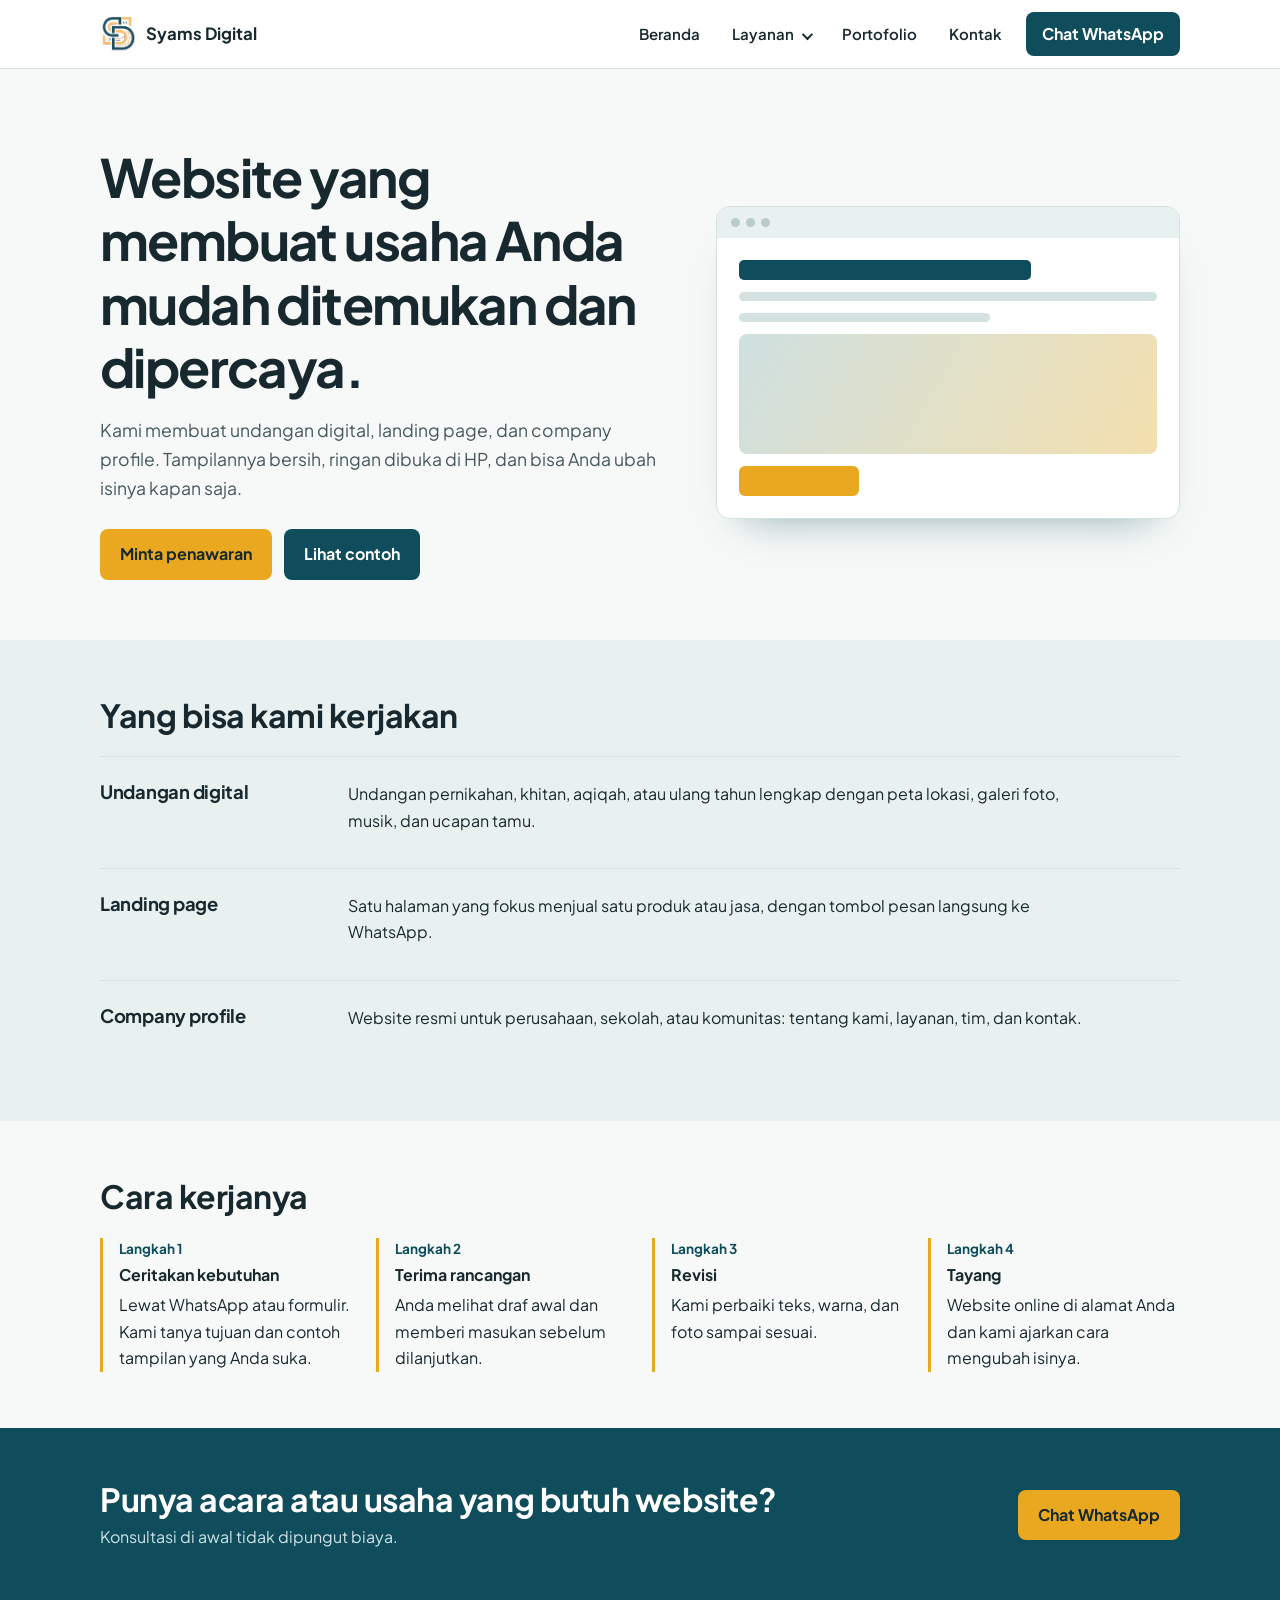
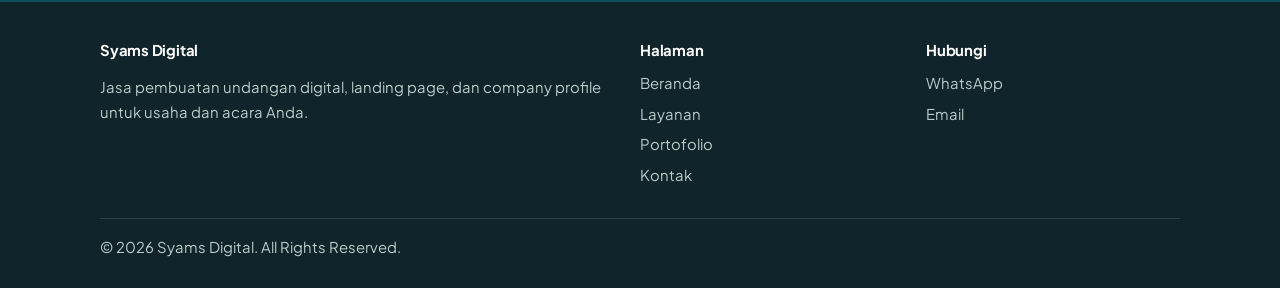
<file: index.html>
<!DOCTYPE html>
<html lang="id">
<head>
  <meta charset="UTF-8">
  <meta http-equiv="refresh" content="0; url=beranda.html">
  <script>window.location.href = "beranda.html";</script>
  <title>Syams Digital</title>
</head>
<body>
</body>
</html>
</file>
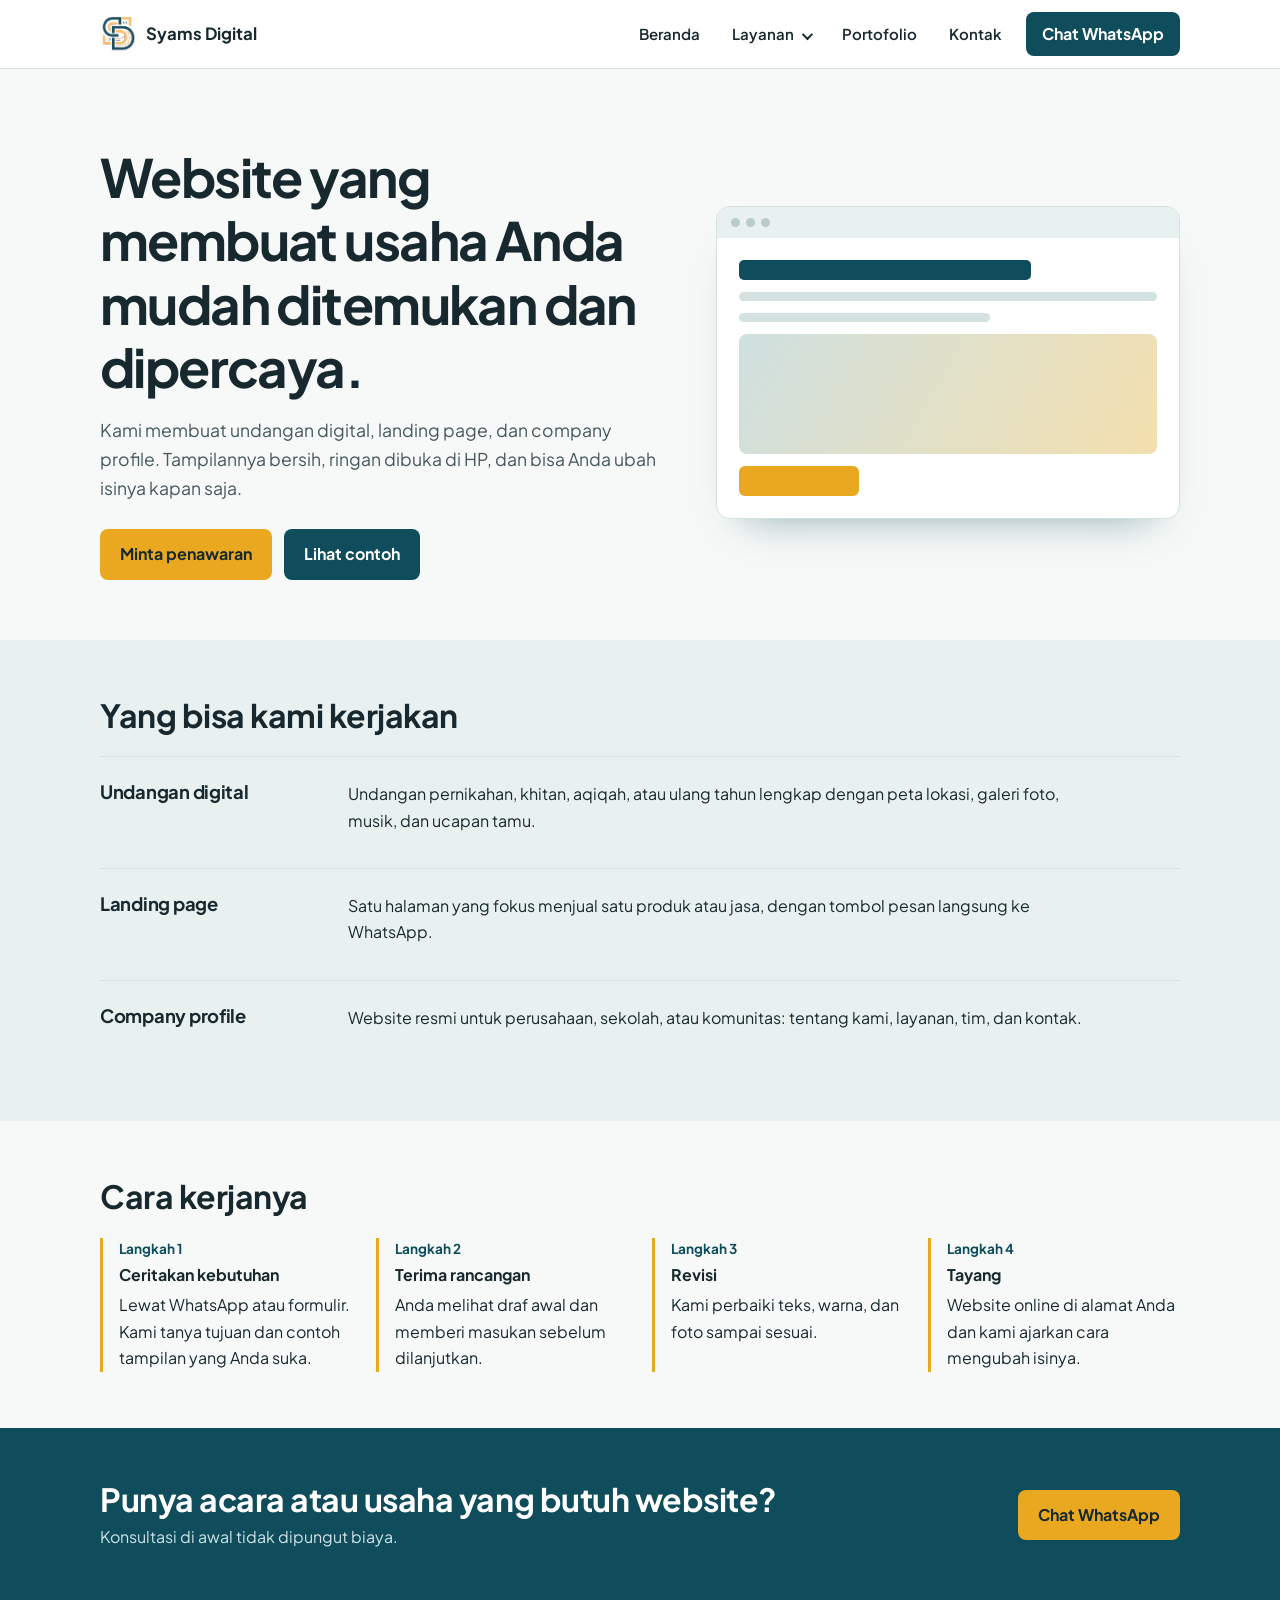
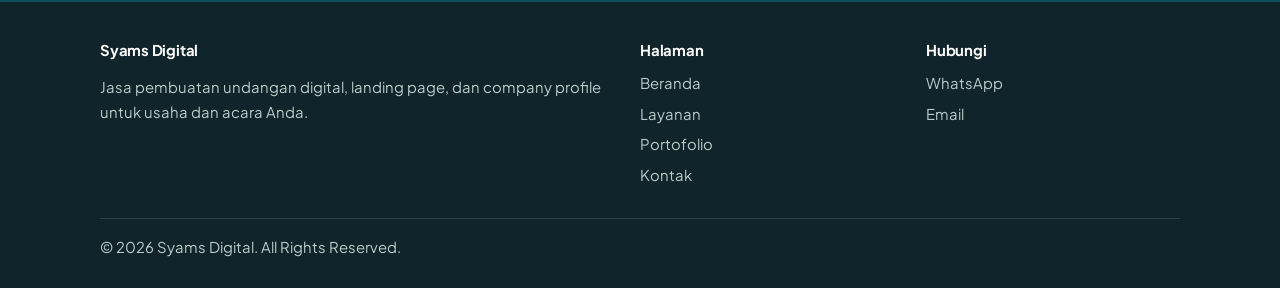
<file: beranda.html>
<!doctype html>
<html lang="id"><head>
<meta charset="utf-8">
<meta name="viewport" content="width=device-width,initial-scale=1">
<title>Syams Digital | Jasa Pembuatan Website, Undangan Digital & Company Profile</title>
<meta name="description" content="Jasa pembuatan undangan digital, landing page, dan company profile yang rapi, cepat dibuka, dan mudah dipakai.">
<link rel="canonical" href="https://syamsdigital.my.id/">
<link rel="preconnect" href="https://fonts.googleapis.com"><link rel="preconnect" href="https://fonts.gstatic.com" crossorigin>
<link href="https://fonts.googleapis.com/css2?family=Plus+Jakarta+Sans:wght@400;500;600;700;800&display=swap" rel="stylesheet">
<link rel="stylesheet" href="style.css">
</head><body>
<div id="hdr"></div>
<main>
<section class="hero"><div class="wrap">
  <div>
    <h1>Website yang membuat usaha Anda mudah ditemukan dan dipercaya.</h1>
    <p class="lead">Kami membuat undangan digital, landing page, dan company profile. Tampilannya bersih, ringan dibuka di HP, dan bisa Anda ubah isinya kapan saja.</p>
    <div class="actions"><a class="btn alt" href="kontak.html">Minta penawaran</a><a class="btn" href="portofolio.html">Lihat contoh</a></div>
  </div>
  <div class="mock" aria-hidden="true"><div class="top"><b></b><b></b><b></b></div>
    <div class="body"><div class="t"></div><div class="l"></div><div class="l s"></div><div class="pic"></div><div class="b"></div></div></div>
</div></section>

<section class="sec tint"><div class="wrap">
  <h2>Yang bisa kami kerjakan</h2>
  <div class="row"><h3>Undangan digital</h3><p>Undangan pernikahan, khitan, aqiqah, atau ulang tahun lengkap dengan peta lokasi, galeri foto, musik, dan ucapan tamu.</p></div>
  <div class="row"><h3>Landing page</h3><p>Satu halaman yang fokus menjual satu produk atau jasa, dengan tombol pesan langsung ke WhatsApp.</p></div>
  <div class="row"><h3>Company profile</h3><p>Website resmi untuk perusahaan, sekolah, atau komunitas: tentang kami, layanan, tim, dan kontak.</p></div>
</div></section>

<section class="sec"><div class="wrap">
  <h2>Cara kerjanya</h2>
  <ol class="steps">
    <li><b>Ceritakan kebutuhan</b>Lewat WhatsApp atau formulir. Kami tanya tujuan dan contoh tampilan yang Anda suka.</li>
    <li><b>Terima rancangan</b>Anda melihat draf awal dan memberi masukan sebelum dilanjutkan.</li>
    <li><b>Revisi</b>Kami perbaiki teks, warna, dan foto sampai sesuai.</li>
    <li><b>Tayang</b>Website online di alamat Anda dan kami ajarkan cara mengubah isinya.</li>
  </ol>
</div></section>

<section class="band"><div class="wrap">
  <div><h2>Punya acara atau usaha yang butuh website?</h2><p>Konsultasi di awal tidak dipungut biaya.</p></div>
  <a class="btn alt" data-wa href="#">Chat WhatsApp</a>
</div></section>
</main>
<div id="ftr"></div>
<script src="script.js" defer></script>
</body></html>
</file>
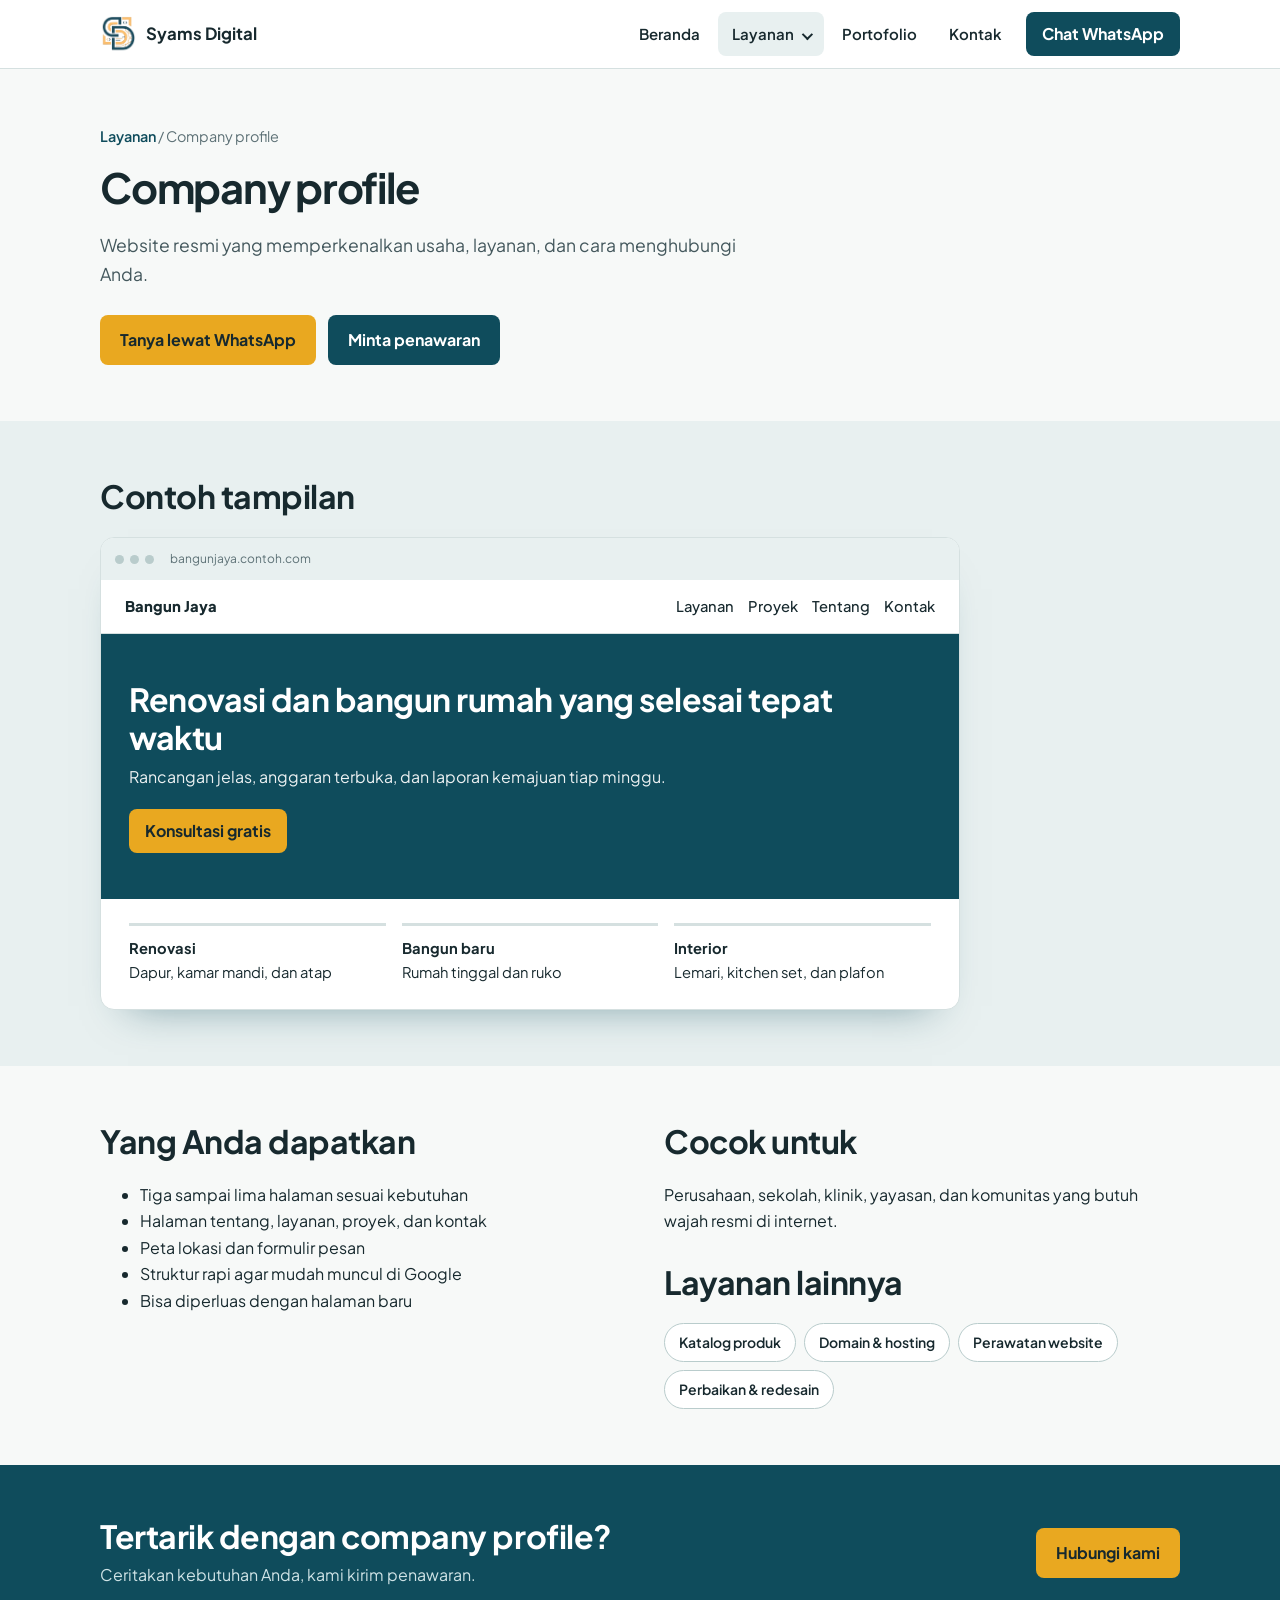
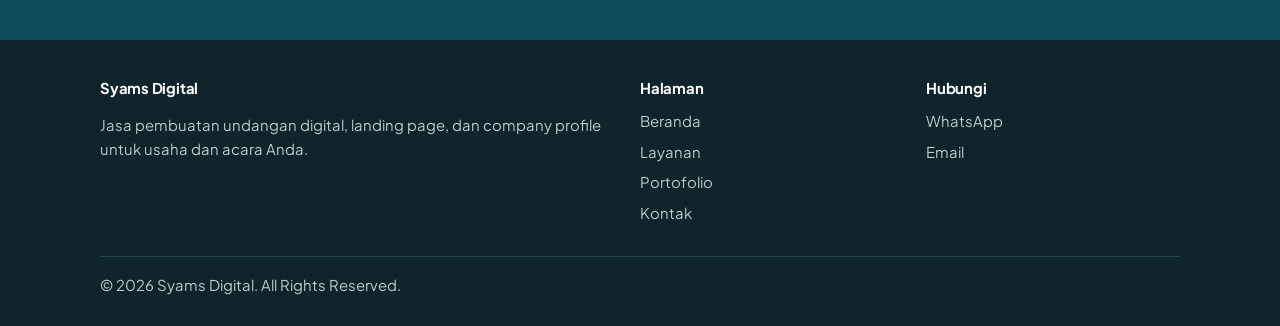
<file: company-profile.html>
<!doctype html>
<html lang="id"><head>
<meta charset="utf-8">
<meta name="viewport" content="width=device-width,initial-scale=1">
<title>Company profile | Syams Digital</title>
<meta name="description" content="Website resmi yang memperkenalkan usaha, layanan, dan cara menghubungi Anda.">
<link rel="canonical" href="https://syamsdigital.my.id/company-profile.html">
<link rel="preconnect" href="https://fonts.googleapis.com"><link rel="preconnect" href="https://fonts.gstatic.com" crossorigin>
<link href="https://fonts.googleapis.com/css2?family=Plus+Jakarta+Sans:wght@400;500;600;700;800&display=swap" rel="stylesheet">
<link rel="stylesheet" href="style.css">
</head><body>
<div id="hdr"></div>
<main>
<section class="sec"><div class="wrap">
  <p class="crumb"><a href="layanan.html">Layanan</a> / Company profile</p>
  <h1 style="font-size:clamp(1.8rem,4vw,2.6rem)">Company profile</h1>
  <p class="lead">Website resmi yang memperkenalkan usaha, layanan, dan cara menghubungi Anda.</p>
  <div class="actions"><a class="btn alt" data-wa href="#">Tanya lewat WhatsApp</a><a class="btn" href="kontak.html">Minta penawaran</a></div>
</div></section>
<section class="sec tint"><div class="wrap"><h2>Contoh tampilan</h2><div class="bfr" style="--a:#0f4c5c"><div class="top"><b></b><b></b><b></b><span class="url">bangunjaya.contoh.com</span></div><div class="mn"><div>Bangun Jaya</div><div><span>Layanan</span><span>Proyek</span><span>Tentang</span><span>Kontak</span></div></div><div class="hr2"><h3>Renovasi dan bangun rumah yang selesai tepat waktu</h3><p>Rancangan jelas, anggaran terbuka, dan laporan kemajuan tiap minggu.</p><i>Konsultasi gratis</i></div><div class="cols"><div><b>Renovasi</b>Dapur, kamar mandi, dan atap</div><div><b>Bangun baru</b>Rumah tinggal dan ruko</div><div><b>Interior</b>Lemari, kitchen set, dan plafon</div></div></div></div></section>
<section class="sec"><div class="wrap two">
  <div><h2>Yang Anda dapatkan</h2><ul><li>Tiga sampai lima halaman sesuai kebutuhan</li><li>Halaman tentang, layanan, proyek, dan kontak</li><li>Peta lokasi dan formulir pesan</li><li>Struktur rapi agar mudah muncul di Google</li><li>Bisa diperluas dengan halaman baru</li></ul></div>
  <div><h2>Cocok untuk</h2><p>Perusahaan, sekolah, klinik, yayasan, dan komunitas yang butuh wajah resmi di internet.</p><h2 style="margin-top:28px">Layanan lainnya</h2><div class="pills"><a href="katalog-produk.html">Katalog produk</a><a href="domain-hosting.html">Domain & hosting</a><a href="perawatan-website.html">Perawatan website</a><a href="redesain-website.html">Perbaikan & redesain</a></div></div>
</div></section>
<section class="band"><div class="wrap"><div><h2>Tertarik dengan company profile?</h2><p>Ceritakan kebutuhan Anda, kami kirim penawaran.</p></div><a class="btn alt" href="kontak.html">Hubungi kami</a></div></section>
</main>
<div id="ftr"></div>
<script src="script.js" defer></script>
<script src="demo.js" defer></script>
</body></html>
</file>
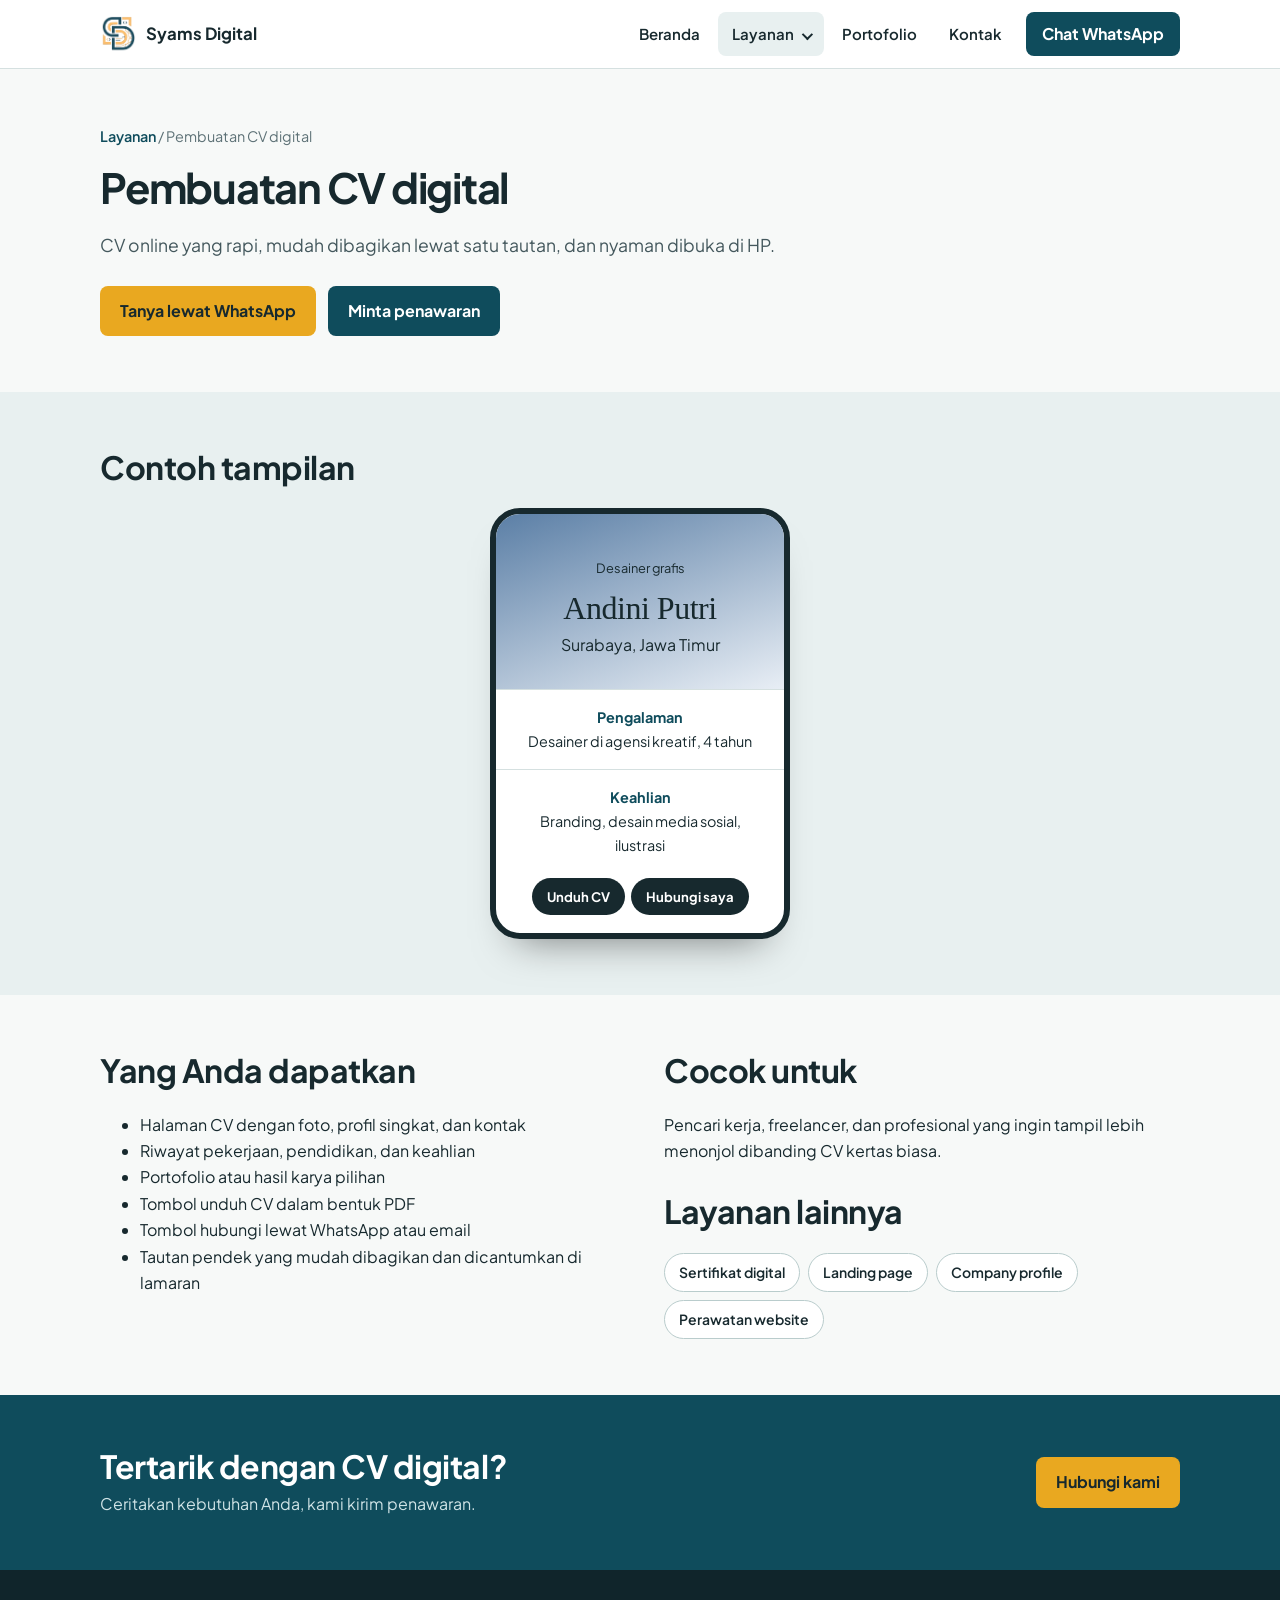
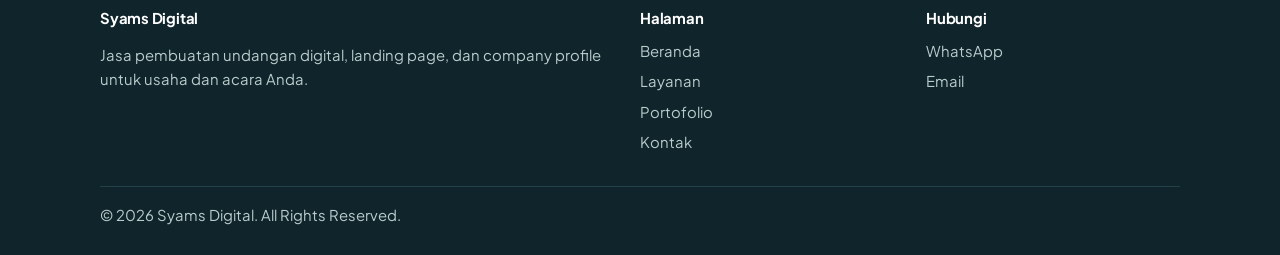
<file: cv-digital.html>
<!doctype html>
<html lang="id"><head>
<meta charset="utf-8">
<meta name="viewport" content="width=device-width,initial-scale=1">
<title>Pembuatan CV digital | Syams Digital</title>
<meta name="description" content="CV online yang rapi, mudah dibagikan lewat satu tautan, dan nyaman dibuka di HP.">
<link rel="canonical" href="https://syamsdigital.my.id/cv-digital.html">
<link rel="preconnect" href="https://fonts.googleapis.com"><link rel="preconnect" href="https://fonts.gstatic.com" crossorigin>
<link href="https://fonts.googleapis.com/css2?family=Plus+Jakarta+Sans:wght@400;500;600;700;800&display=swap" rel="stylesheet">
<link rel="stylesheet" href="style.css">
</head><body>
<div id="hdr"></div>
<main>
<section class="sec"><div class="wrap">
  <p class="crumb"><a href="layanan.html">Layanan</a> / Pembuatan CV digital</p>
  <h1 style="font-size:clamp(1.8rem,4vw,2.6rem)">Pembuatan CV digital</h1>
  <p class="lead">CV online yang rapi, mudah dibagikan lewat satu tautan, dan nyaman dibuka di HP.</p>
  <div class="actions"><a class="btn alt" data-wa href="#">Tanya lewat WhatsApp</a><a class="btn" href="kontak.html">Minta penawaran</a></div>
</div></section>
<section class="sec tint"><div class="wrap"><h2>Contoh tampilan</h2><div class="demo"><div class="phone" style="--a:#5b7fa6;--b:#e8eef5"><div class="cv"><small>Desainer grafis</small><h3>Andini Putri</h3><p>Surabaya, Jawa Timur</p></div><div class="bx"><b>Pengalaman</b>Desainer di agensi kreatif, 4 tahun</div><div class="bx"><b>Keahlian</b>Branding, desain media sosial, ilustrasi</div><div><span class="pb">Unduh CV</span><span class="pb">Hubungi saya</span></div></div></div></div></section>
<section class="sec"><div class="wrap two">
  <div><h2>Yang Anda dapatkan</h2><ul><li>Halaman CV dengan foto, profil singkat, dan kontak</li><li>Riwayat pekerjaan, pendidikan, dan keahlian</li><li>Portofolio atau hasil karya pilihan</li><li>Tombol unduh CV dalam bentuk PDF</li><li>Tombol hubungi lewat WhatsApp atau email</li><li>Tautan pendek yang mudah dibagikan dan dicantumkan di lamaran</li></ul></div>
  <div><h2>Cocok untuk</h2><p>Pencari kerja, freelancer, dan profesional yang ingin tampil lebih menonjol dibanding CV kertas biasa.</p><h2 style="margin-top:28px">Layanan lainnya</h2><div class="pills"><a href="sertifikat-digital.html">Sertifikat digital</a><a href="landing-page.html">Landing page</a><a href="company-profile.html">Company profile</a><a href="perawatan-website.html">Perawatan website</a></div></div>
</div></section>
<section class="band"><div class="wrap"><div><h2>Tertarik dengan CV digital?</h2><p>Ceritakan kebutuhan Anda, kami kirim penawaran.</p></div><a class="btn alt" href="kontak.html">Hubungi kami</a></div></section>
</main>
<div id="ftr"></div>
<script src="script.js" defer></script>
<script src="demo.js" defer></script>
</body></html>
</file>
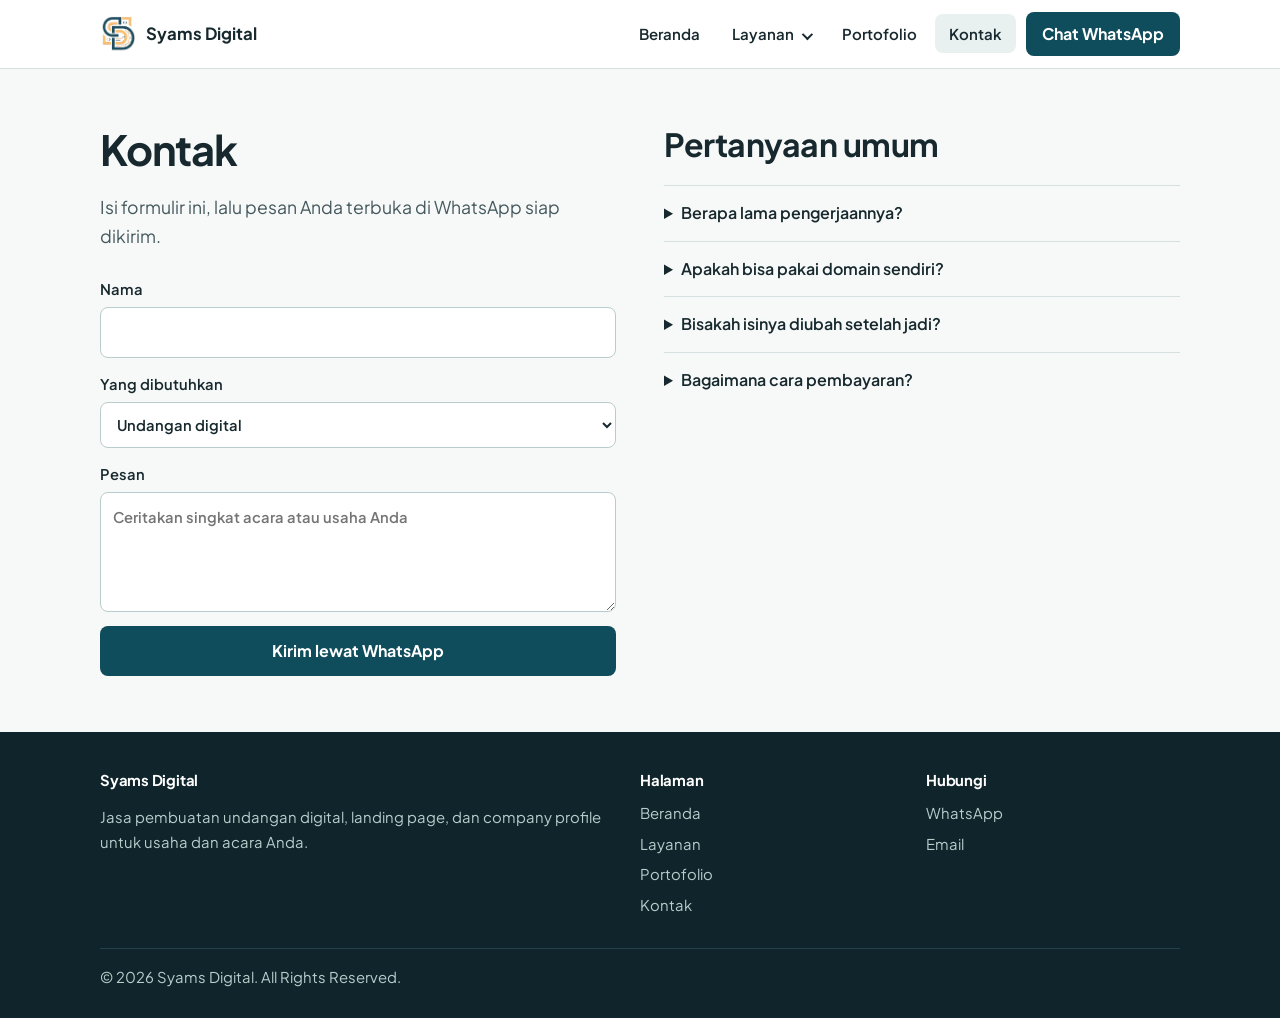
<file: kontak.html>
<!doctype html>
<html lang="id"><head>
<meta charset="utf-8">
<meta name="viewport" content="width=device-width,initial-scale=1">
<title>Kontak | Syams Digital</title>
<meta name="description" content="Hubungi Syams Digital untuk konsultasi dan penawaran pembuatan website.">
<link rel="canonical" href="https://syamsdigital.my.id/kontak.html">
<link rel="preconnect" href="https://fonts.googleapis.com"><link rel="preconnect" href="https://fonts.gstatic.com" crossorigin>
<link href="https://fonts.googleapis.com/css2?family=Plus+Jakarta+Sans:wght@400;500;600;700;800&display=swap" rel="stylesheet">
<link rel="stylesheet" href="style.css">
</head><body>
<div id="hdr"></div>
<main>
<section class="sec"><div class="wrap two">
  <div>
    <h1 style="font-size:clamp(1.8rem,4vw,2.6rem)">Kontak</h1>
    <p class="lead">Isi formulir ini, lalu pesan Anda terbuka di WhatsApp siap dikirim.</p>
    <form id="wa">
      <label>Nama<input name="nama" required autocomplete="name"></label>
      <label>Yang dibutuhkan<select name="butuh"><option>Undangan digital</option><option>Landing page</option><option>Company profile</option><option>Lainnya</option></select></label>
      <label>Pesan<textarea name="pesan" required placeholder="Ceritakan singkat acara atau usaha Anda"></textarea></label>
      <button class="btn" type="submit">Kirim lewat WhatsApp</button>
    </form>
  </div>
  <div>
    <h2>Pertanyaan umum</h2>
    <details><summary>Berapa lama pengerjaannya?</summary><p>Undangan digital biasanya beberapa hari. Landing page dan company profile tergantung jumlah halaman dan kesiapan materi dari Anda.</p></details>
    <details><summary>Apakah bisa pakai domain sendiri?</summary><p>Bisa. Kami bantu pasang di domain yang sudah Anda punya, atau urus domain baru.</p></details>
    <details><summary>Bisakah isinya diubah setelah jadi?</summary><p>Bisa. Kami ajarkan cara mengubahnya sendiri, atau Anda cukup kirim perubahan ke kami.</p></details>
    <details><summary>Bagaimana cara pembayaran?</summary><p>Dibicarakan saat penawaran, umumnya dengan uang muka di awal dan pelunasan saat website tayang.</p></details>
  </div>
</div></section>
</main>
<div id="ftr"></div>
<script src="script.js" defer></script>
</body></html>
</file>
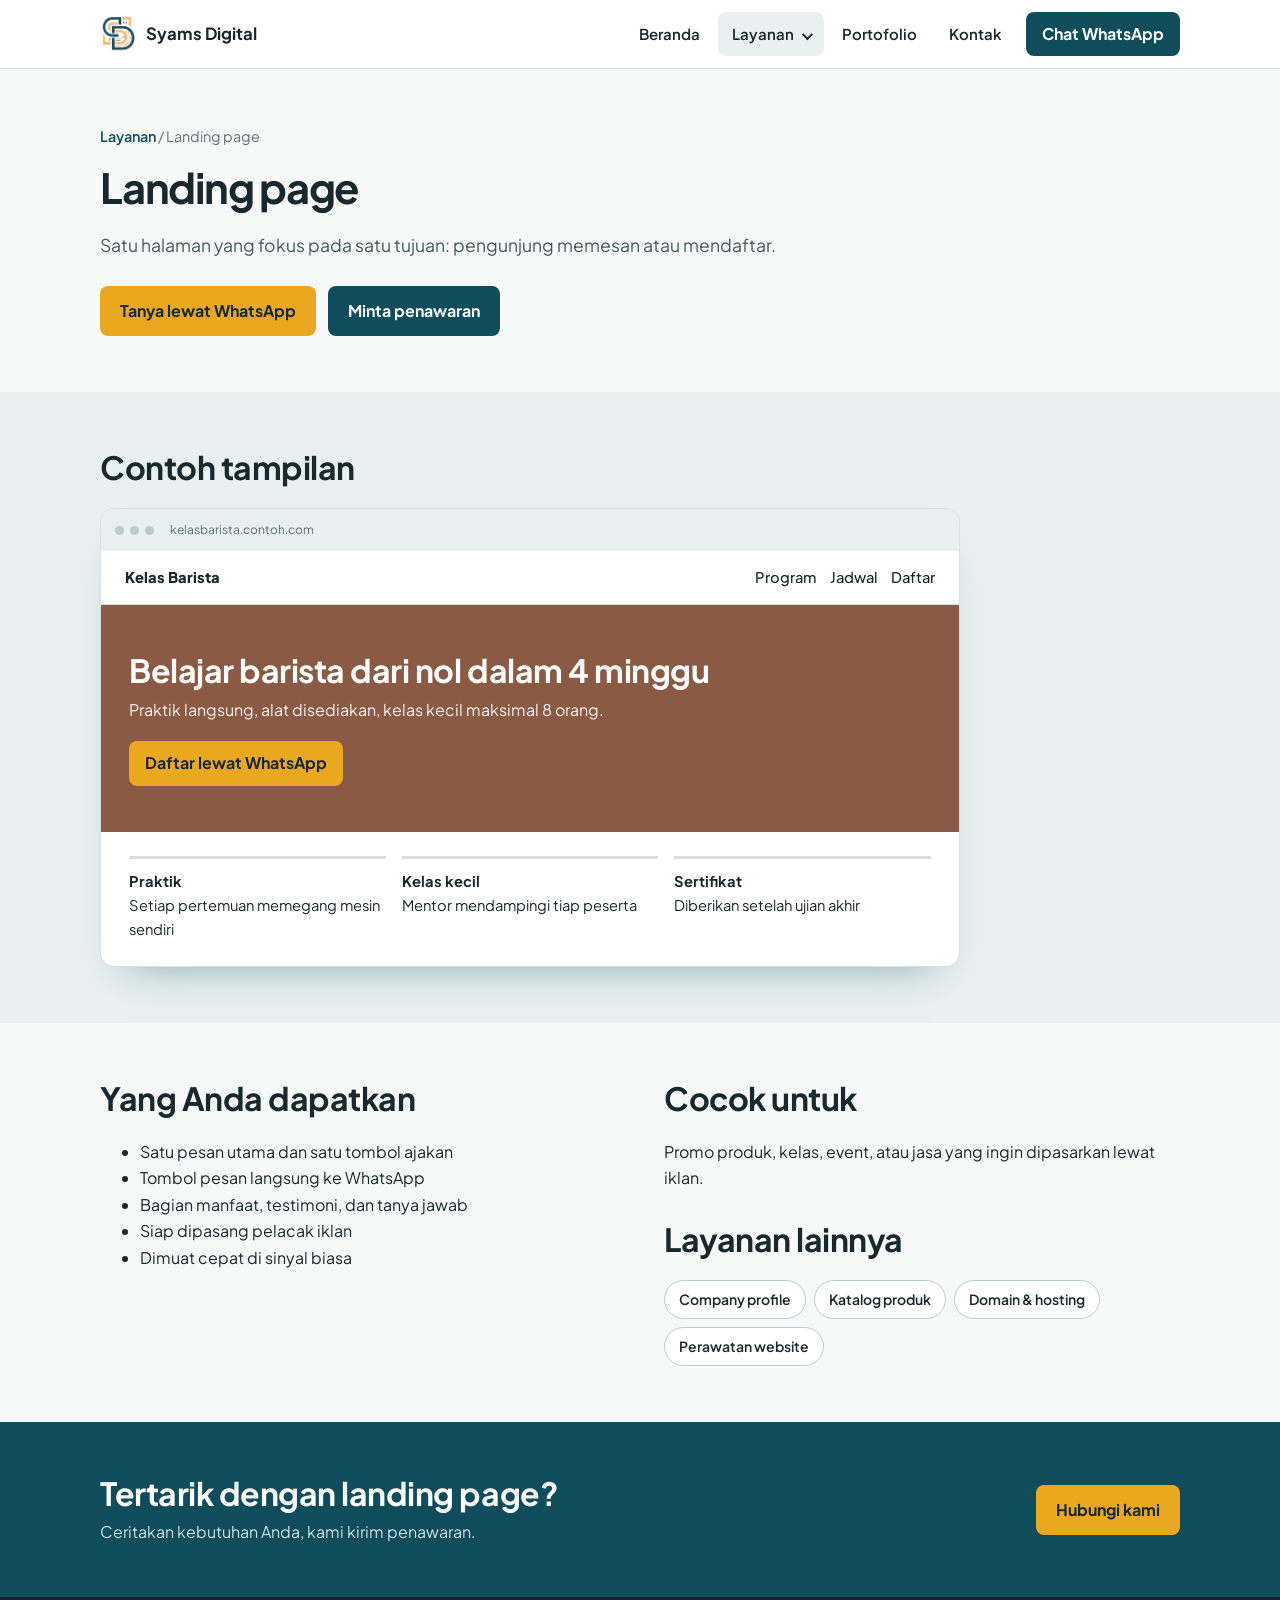
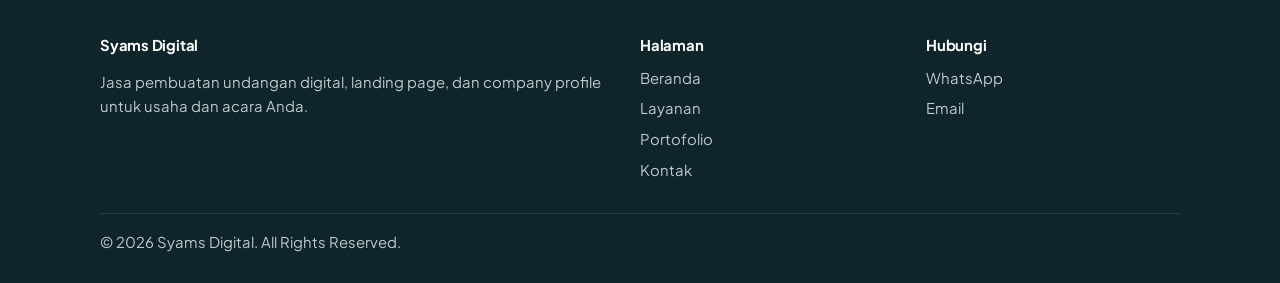
<file: landing-page.html>
<!doctype html>
<html lang="id"><head>
<meta charset="utf-8">
<meta name="viewport" content="width=device-width,initial-scale=1">
<title>Landing page | Syams Digital</title>
<meta name="description" content="Satu halaman yang fokus pada satu tujuan: pengunjung memesan atau mendaftar.">
<link rel="canonical" href="https://syamsdigital.my.id/landing-page.html">
<link rel="preconnect" href="https://fonts.googleapis.com"><link rel="preconnect" href="https://fonts.gstatic.com" crossorigin>
<link href="https://fonts.googleapis.com/css2?family=Plus+Jakarta+Sans:wght@400;500;600;700;800&display=swap" rel="stylesheet">
<link rel="stylesheet" href="style.css">
</head><body>
<div id="hdr"></div>
<main>
<section class="sec"><div class="wrap">
  <p class="crumb"><a href="layanan.html">Layanan</a> / Landing page</p>
  <h1 style="font-size:clamp(1.8rem,4vw,2.6rem)">Landing page</h1>
  <p class="lead">Satu halaman yang fokus pada satu tujuan: pengunjung memesan atau mendaftar.</p>
  <div class="actions"><a class="btn alt" data-wa href="#">Tanya lewat WhatsApp</a><a class="btn" href="kontak.html">Minta penawaran</a></div>
</div></section>
<section class="sec tint"><div class="wrap"><h2>Contoh tampilan</h2><div class="bfr" style="--a:#8a5a44"><div class="top"><b></b><b></b><b></b><span class="url">kelasbarista.contoh.com</span></div><div class="mn"><div>Kelas Barista</div><div><span>Program</span><span>Jadwal</span><span>Daftar</span></div></div><div class="hr2"><h3>Belajar barista dari nol dalam 4 minggu</h3><p>Praktik langsung, alat disediakan, kelas kecil maksimal 8 orang.</p><i>Daftar lewat WhatsApp</i></div><div class="cols"><div><b>Praktik</b>Setiap pertemuan memegang mesin sendiri</div><div><b>Kelas kecil</b>Mentor mendampingi tiap peserta</div><div><b>Sertifikat</b>Diberikan setelah ujian akhir</div></div></div></div></section>
<section class="sec"><div class="wrap two">
  <div><h2>Yang Anda dapatkan</h2><ul><li>Satu pesan utama dan satu tombol ajakan</li><li>Tombol pesan langsung ke WhatsApp</li><li>Bagian manfaat, testimoni, dan tanya jawab</li><li>Siap dipasang pelacak iklan</li><li>Dimuat cepat di sinyal biasa</li></ul></div>
  <div><h2>Cocok untuk</h2><p>Promo produk, kelas, event, atau jasa yang ingin dipasarkan lewat iklan.</p><h2 style="margin-top:28px">Layanan lainnya</h2><div class="pills"><a href="company-profile.html">Company profile</a><a href="katalog-produk.html">Katalog produk</a><a href="domain-hosting.html">Domain & hosting</a><a href="perawatan-website.html">Perawatan website</a></div></div>
</div></section>
<section class="band"><div class="wrap"><div><h2>Tertarik dengan landing page?</h2><p>Ceritakan kebutuhan Anda, kami kirim penawaran.</p></div><a class="btn alt" href="kontak.html">Hubungi kami</a></div></section>
</main>
<div id="ftr"></div>
<script src="script.js" defer></script>
<script src="demo.js" defer></script>
</body></html>
</file>
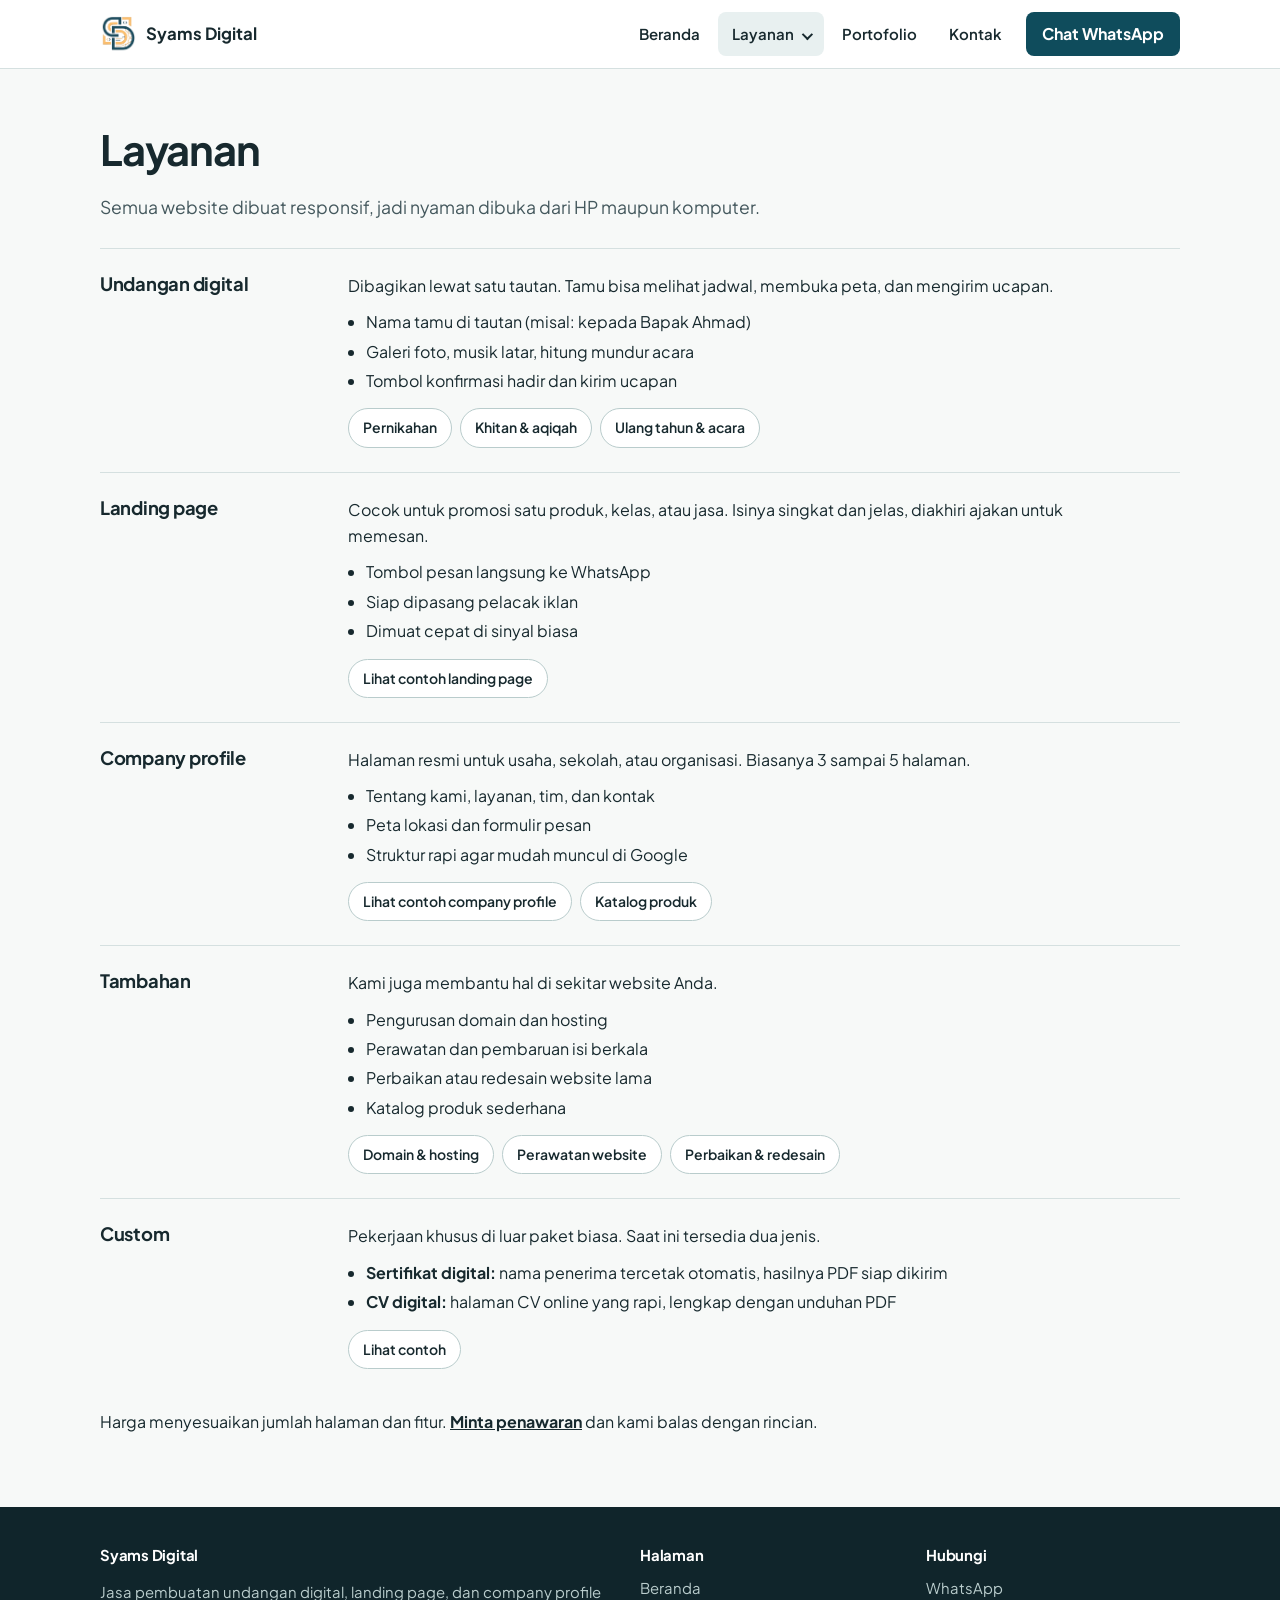
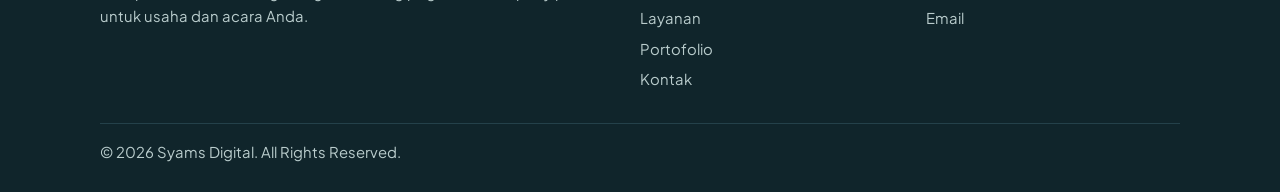
<file: layanan.html>
<!doctype html>
<html lang="id"><head>
<meta charset="utf-8">
<meta name="viewport" content="width=device-width,initial-scale=1">
<title>Layanan | Syams Digital</title>
<meta name="description" content="Undangan digital, landing page, company profile, domain dan perawatan website.">
<link rel="canonical" href="https://syamsdigital.my.id/layanan.html">
<link rel="preconnect" href="https://fonts.googleapis.com"><link rel="preconnect" href="https://fonts.gstatic.com" crossorigin>
<link href="https://fonts.googleapis.com/css2?family=Plus+Jakarta+Sans:wght@400;500;600;700;800&display=swap" rel="stylesheet">
<link rel="stylesheet" href="style.css">
</head><body>
<div id="hdr"></div>
<main>
<section class="sec"><div class="wrap">
  <h1 style="font-size:clamp(1.8rem,4vw,2.6rem)">Layanan</h1>
  <p class="lead">Semua website dibuat responsif, jadi nyaman dibuka dari HP maupun komputer.</p>

  <div class="row" id="undangan"><h3>Undangan digital</h3><div>
    <p>Dibagikan lewat satu tautan. Tamu bisa melihat jadwal, membuka peta, dan mengirim ucapan.</p>
    <ul><li>Nama tamu di tautan (misal: kepada Bapak Ahmad)</li><li>Galeri foto, musik latar, hitung mundur acara</li><li>Tombol konfirmasi hadir dan kirim ucapan</li></ul><div class="pills"><a href="undangan-pernikahan.html">Pernikahan</a><a href="undangan-khitan.html">Khitan &amp; aqiqah</a><a href="undangan-ulang-tahun.html">Ulang tahun &amp; acara</a></div></div></div>

  <div class="row" id="landing"><h3>Landing page</h3><div>
    <p>Cocok untuk promosi satu produk, kelas, atau jasa. Isinya singkat dan jelas, diakhiri ajakan untuk memesan.</p>
    <ul><li>Tombol pesan langsung ke WhatsApp</li><li>Siap dipasang pelacak iklan</li><li>Dimuat cepat di sinyal biasa</li></ul><div class="pills"><a href="landing-page.html">Lihat contoh landing page</a></div></div></div>

  <div class="row" id="profil"><h3>Company profile</h3><div>
    <p>Halaman resmi untuk usaha, sekolah, atau organisasi. Biasanya 3 sampai 5 halaman.</p>
    <ul><li>Tentang kami, layanan, tim, dan kontak</li><li>Peta lokasi dan formulir pesan</li><li>Struktur rapi agar mudah muncul di Google</li></ul><div class="pills"><a href="company-profile.html">Lihat contoh company profile</a><a href="katalog-produk.html">Katalog produk</a></div></div></div>

  <div class="row" id="tambahan"><h3>Tambahan</h3><div>
    <p>Kami juga membantu hal di sekitar website Anda.</p>
    <ul><li>Pengurusan domain dan hosting</li><li>Perawatan dan pembaruan isi berkala</li><li>Perbaikan atau redesain website lama</li><li>Katalog produk sederhana</li></ul><div class="pills"><a href="domain-hosting.html">Domain &amp; hosting</a><a href="perawatan-website.html">Perawatan website</a><a href="redesain-website.html">Perbaikan &amp; redesain</a></div></div></div>
  <div class="row" id="custom"><h3>Custom</h3><div><p>Pekerjaan khusus di luar paket biasa. Saat ini tersedia dua jenis.</p><ul><li><b>Sertifikat digital:</b> nama penerima tercetak otomatis, hasilnya PDF siap dikirim</li><li><b>CV digital:</b> halaman CV online yang rapi, lengkap dengan unduhan PDF</li></ul><div class="pills"><a href="portofolio.html">Lihat contoh</a></div></div></div>
  <p>Harga menyesuaikan jumlah halaman dan fitur. <a href="kontak.html"><b>Minta penawaran</b></a> dan kami balas dengan rincian.</p>
</div></section>
</main>
<div id="ftr"></div>
<script src="script.js" defer></script>
</body></html>
</file>
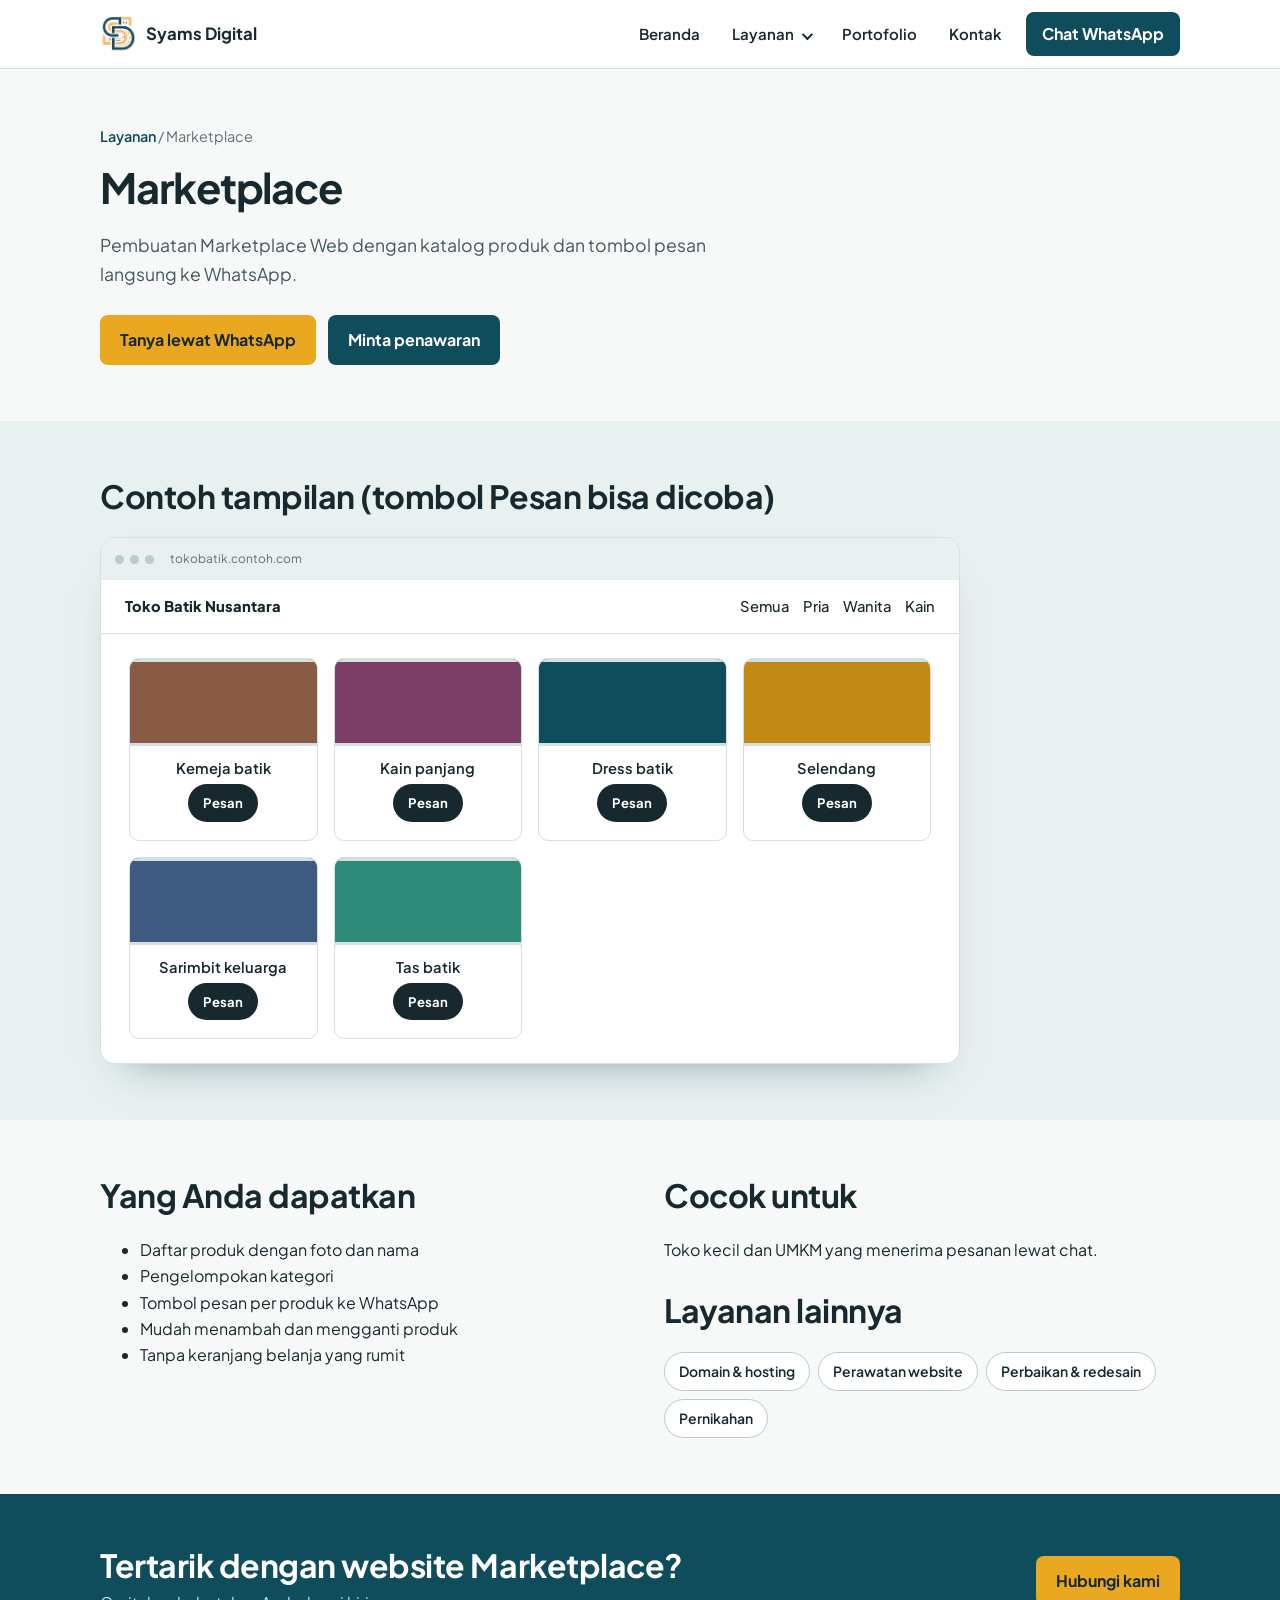
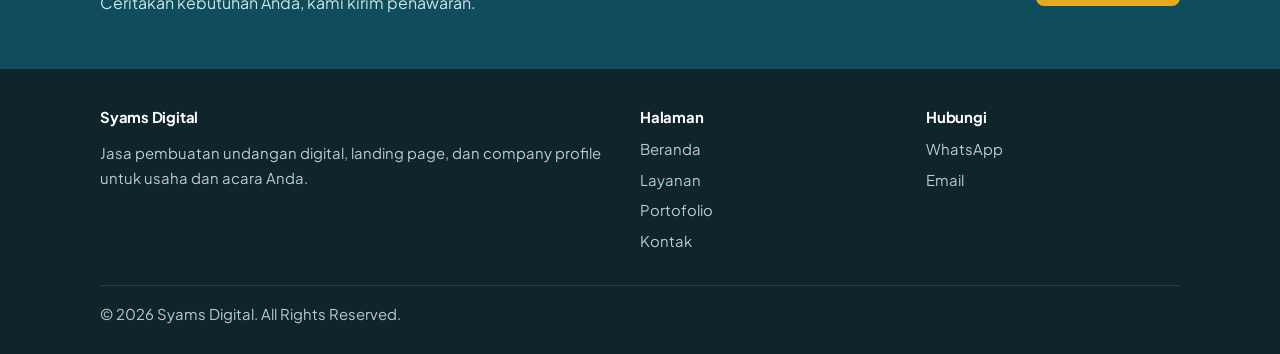
<file: marketplace.html>
<!doctype html>
<html lang="id"><head>
<meta charset="utf-8">
<meta name="viewport" content="width=device-width,initial-scale=1">
<title>Katalog produk | Syams Digital</title>
<meta name="description" content="Daftar produk yang rapi dengan tombol pesan langsung ke WhatsApp.">
<link rel="canonical" href="https://syamsdigital.my.id/marketplace.html">
<link rel="preconnect" href="https://fonts.googleapis.com"><link rel="preconnect" href="https://fonts.gstatic.com" crossorigin>
<link href="https://fonts.googleapis.com/css2?family=Plus+Jakarta+Sans:wght@400;500;600;700;800&display=swap" rel="stylesheet">
<link rel="stylesheet" href="style.css">
</head><body>
<div id="hdr"></div>
<main>
<section class="sec"><div class="wrap">
  <p class="crumb"><a href="layanan.html">Layanan</a> / Marketplace</p>
  <h1 style="font-size:clamp(1.8rem,4vw,2.6rem)">Marketplace</h1>
  <p class="lead">Pembuatan Marketplace Web dengan katalog produk dan tombol pesan langsung ke WhatsApp.</p>
  <div class="actions"><a class="btn alt" data-wa href="#">Tanya lewat WhatsApp</a><a class="btn" href="kontak.html">Minta penawaran</a></div>
</div></section>
<section class="sec tint"><div class="wrap"><h2>Contoh tampilan (tombol Pesan bisa dicoba)</h2><div class="bfr"><div class="top"><b></b><b></b><b></b><span class="url">tokobatik.contoh.com</span></div><div class="mn"><div>Toko Batik Nusantara</div><div><span>Semua</span><span>Pria</span><span>Wanita</span><span>Kain</span></div></div><div class="cols" style="grid-template-columns:repeat(auto-fit,minmax(170px,1fr))"><div class="pr" style="--c:#8a5a44;border:1px solid var(--line);padding:0"><div class="im"></div><div class="nm">Kemeja batik</div><a class="pb" data-pesan="Kemeja batik" href="#">Pesan</a></div><div class="pr" style="--c:#7a3e65;border:1px solid var(--line);padding:0"><div class="im"></div><div class="nm">Kain panjang</div><a class="pb" data-pesan="Kain panjang" href="#">Pesan</a></div><div class="pr" style="--c:#0f4c5c;border:1px solid var(--line);padding:0"><div class="im"></div><div class="nm">Dress batik</div><a class="pb" data-pesan="Dress batik" href="#">Pesan</a></div><div class="pr" style="--c:#c28a14;border:1px solid var(--line);padding:0"><div class="im"></div><div class="nm">Selendang</div><a class="pb" data-pesan="Selendang" href="#">Pesan</a></div><div class="pr" style="--c:#3d5a80;border:1px solid var(--line);padding:0"><div class="im"></div><div class="nm">Sarimbit keluarga</div><a class="pb" data-pesan="Sarimbit keluarga" href="#">Pesan</a></div><div class="pr" style="--c:#2e8b7a;border:1px solid var(--line);padding:0"><div class="im"></div><div class="nm">Tas batik</div><a class="pb" data-pesan="Tas batik" href="#">Pesan</a></div></div></div></div></section>
<section class="sec"><div class="wrap two">
  <div><h2>Yang Anda dapatkan</h2><ul><li>Daftar produk dengan foto dan nama</li><li>Pengelompokan kategori</li><li>Tombol pesan per produk ke WhatsApp</li><li>Mudah menambah dan mengganti produk</li><li>Tanpa keranjang belanja yang rumit</li></ul></div>
  <div><h2>Cocok untuk</h2><p>Toko kecil dan UMKM yang menerima pesanan lewat chat.</p><h2 style="margin-top:28px">Layanan lainnya</h2><div class="pills"><a href="domain-hosting.html">Domain & hosting</a><a href="perawatan-website.html">Perawatan website</a><a href="redesain-website.html">Perbaikan & redesain</a><a href="undangan-pernikahan.html">Pernikahan</a></div></div>
</div></section>
<section class="band"><div class="wrap"><div><h2>Tertarik dengan website Marketplace?</h2><p>Ceritakan kebutuhan Anda, kami kirim penawaran.</p></div><a class="btn alt" href="kontak.html">Hubungi kami</a></div></section>
</main>
<div id="ftr"></div>
<script src="script.js" defer></script>
<script src="demo.js" defer></script>
</body></html>
</file>
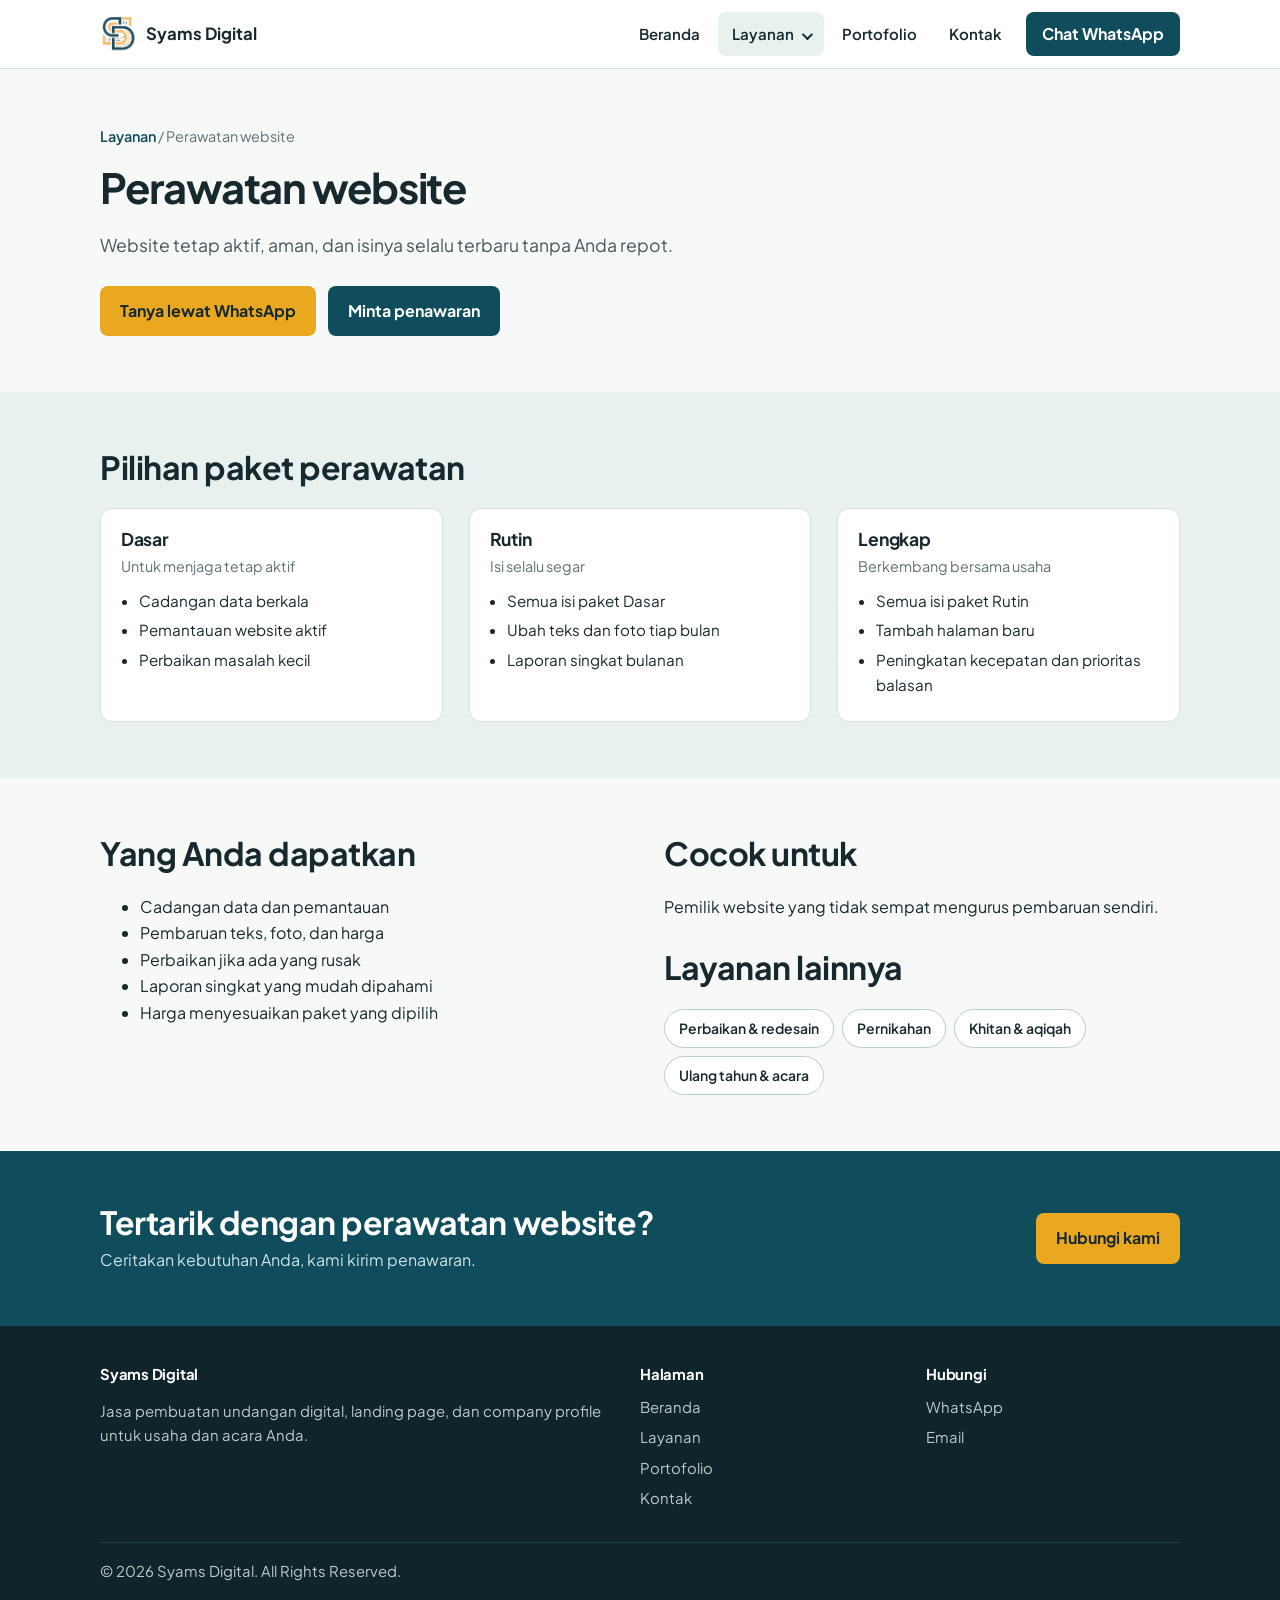
<file: perawatan-website.html>
<!doctype html>
<html lang="id"><head>
<meta charset="utf-8">
<meta name="viewport" content="width=device-width,initial-scale=1">
<title>Perawatan website | Syams Digital</title>
<meta name="description" content="Website tetap aktif, aman, dan isinya selalu terbaru tanpa Anda repot.">
<link rel="canonical" href="https://syamsdigital.my.id/perawatan-website.html">
<link rel="preconnect" href="https://fonts.googleapis.com"><link rel="preconnect" href="https://fonts.gstatic.com" crossorigin>
<link href="https://fonts.googleapis.com/css2?family=Plus+Jakarta+Sans:wght@400;500;600;700;800&display=swap" rel="stylesheet">
<link rel="stylesheet" href="style.css">
</head><body>
<div id="hdr"></div>
<main>
<section class="sec"><div class="wrap">
  <p class="crumb"><a href="layanan.html">Layanan</a> / Perawatan website</p>
  <h1 style="font-size:clamp(1.8rem,4vw,2.6rem)">Perawatan website</h1>
  <p class="lead">Website tetap aktif, aman, dan isinya selalu terbaru tanpa Anda repot.</p>
  <div class="actions"><a class="btn alt" data-wa href="#">Tanya lewat WhatsApp</a><a class="btn" href="kontak.html">Minta penawaran</a></div>
</div></section>
<section class="sec tint"><div class="wrap"><h2>Pilihan paket perawatan</h2><div class="grid3"><div class="pk"><h3>Dasar</h3><p>Untuk menjaga tetap aktif</p><ul><li>Cadangan data berkala</li><li>Pemantauan website aktif</li><li>Perbaikan masalah kecil</li></ul></div><div class="pk"><h3>Rutin</h3><p>Isi selalu segar</p><ul><li>Semua isi paket Dasar</li><li>Ubah teks dan foto tiap bulan</li><li>Laporan singkat bulanan</li></ul></div><div class="pk"><h3>Lengkap</h3><p>Berkembang bersama usaha</p><ul><li>Semua isi paket Rutin</li><li>Tambah halaman baru</li><li>Peningkatan kecepatan dan prioritas balasan</li></ul></div></div></div></section>
<section class="sec"><div class="wrap two">
  <div><h2>Yang Anda dapatkan</h2><ul><li>Cadangan data dan pemantauan</li><li>Pembaruan teks, foto, dan harga</li><li>Perbaikan jika ada yang rusak</li><li>Laporan singkat yang mudah dipahami</li><li>Harga menyesuaikan paket yang dipilih</li></ul></div>
  <div><h2>Cocok untuk</h2><p>Pemilik website yang tidak sempat mengurus pembaruan sendiri.</p><h2 style="margin-top:28px">Layanan lainnya</h2><div class="pills"><a href="redesain-website.html">Perbaikan & redesain</a><a href="undangan-pernikahan.html">Pernikahan</a><a href="undangan-khitan.html">Khitan & aqiqah</a><a href="undangan-ulang-tahun.html">Ulang tahun & acara</a></div></div>
</div></section>
<section class="band"><div class="wrap"><div><h2>Tertarik dengan perawatan website?</h2><p>Ceritakan kebutuhan Anda, kami kirim penawaran.</p></div><a class="btn alt" href="kontak.html">Hubungi kami</a></div></section>
</main>
<div id="ftr"></div>
<script src="script.js" defer></script>
<script src="demo.js" defer></script>
</body></html>
</file>
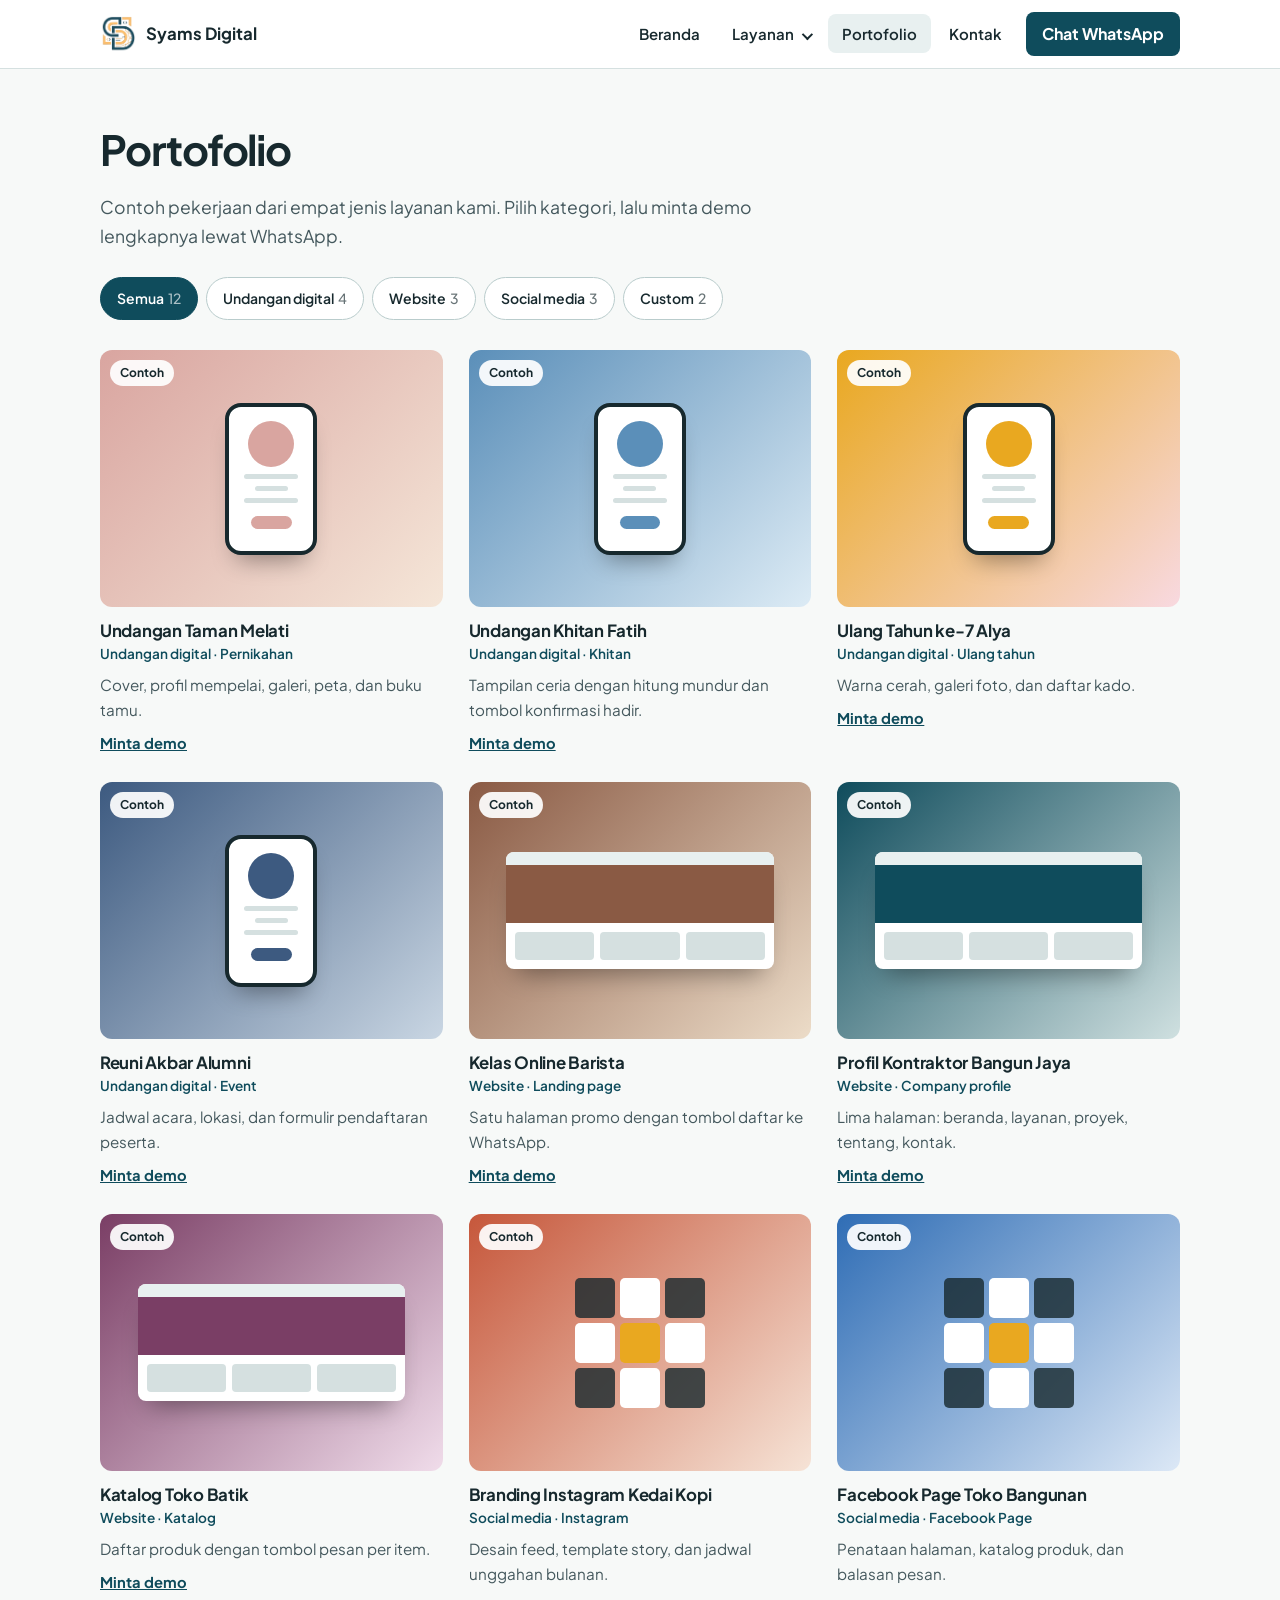
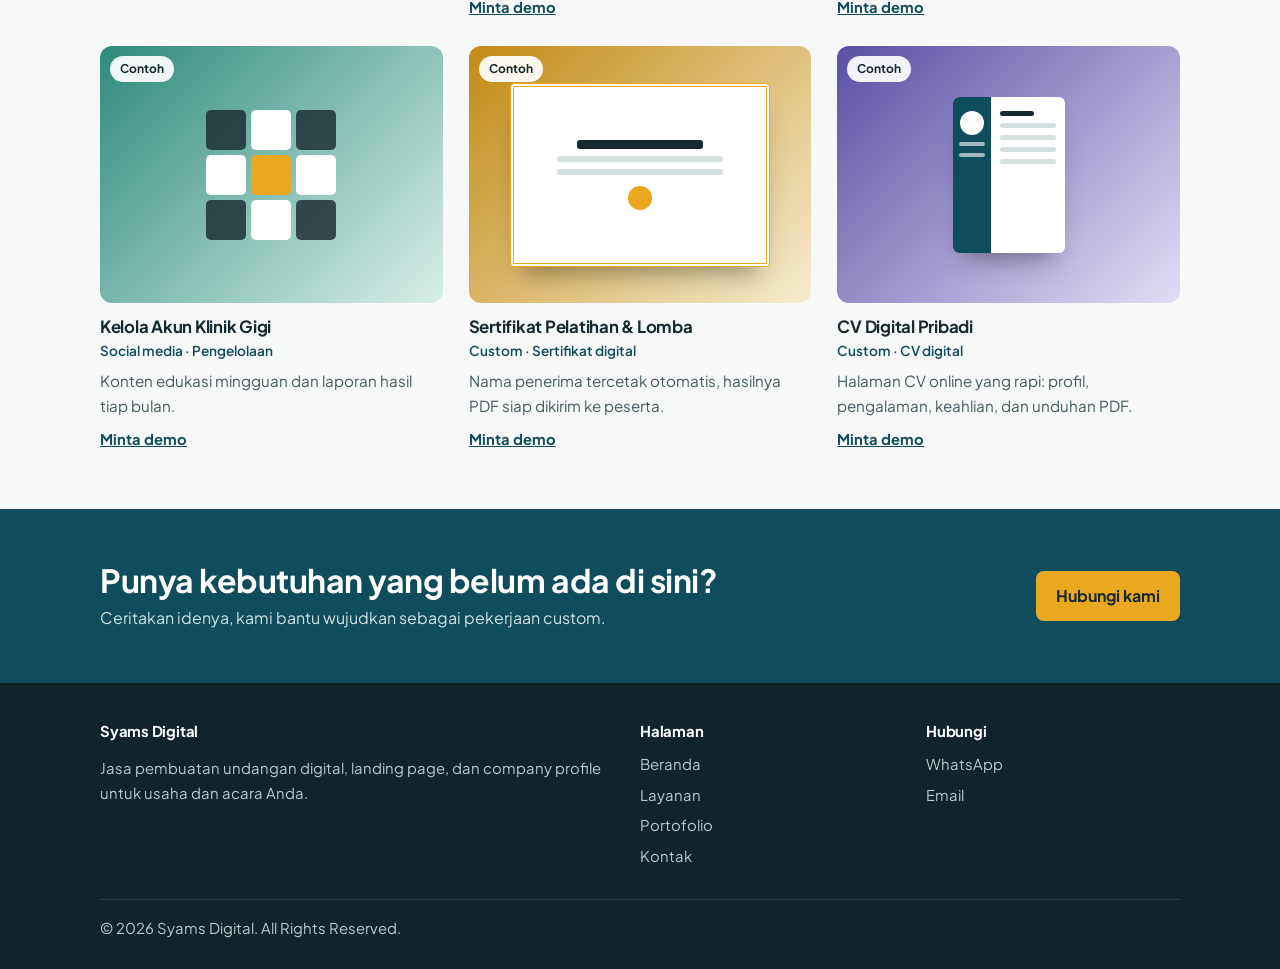
<file: portofolio.html>
<!doctype html>
<html lang="id"><head>
<meta charset="utf-8">
<meta name="viewport" content="width=device-width,initial-scale=1">
<title>Portofolio | Syams Digital</title>
<meta name="description" content="Contoh tampilan undangan digital, landing page, dan company profile buatan Syams Digital.">
<link rel="canonical" href="https://syamsdigital.my.id/portofolio.html">
<link rel="preconnect" href="https://fonts.googleapis.com"><link rel="preconnect" href="https://fonts.gstatic.com" crossorigin>
<link href="https://fonts.googleapis.com/css2?family=Plus+Jakarta+Sans:wght@400;500;600;700;800&display=swap" rel="stylesheet">
<link rel="stylesheet" href="style.css">
</head><body>
<div id="hdr"></div>
<main>
<section class="sec"><div class="wrap">
  <h1 style="font-size:clamp(1.8rem,4vw,2.6rem)">Portofolio</h1>
  <p class="lead">Contoh pekerjaan dari empat jenis layanan kami. Pilih kategori, lalu minta demo lengkapnya lewat WhatsApp.</p>
  <div class="chips" id="chips" role="group" aria-label="Filter kategori"></div>
  <div class="grid3" id="grid"></div>
</div></section>
<section class="band"><div class="wrap"><div><h2>Punya kebutuhan yang belum ada di sini?</h2><p>Ceritakan idenya, kami bantu wujudkan sebagai pekerjaan custom.</p></div><a class="btn alt" href="kontak.html">Hubungi kami</a></div></section>
</main>
<div id="ftr"></div>
<script src="script.js" defer></script>
<script src="portofolio.js" defer></script>
</body></html>
</file>
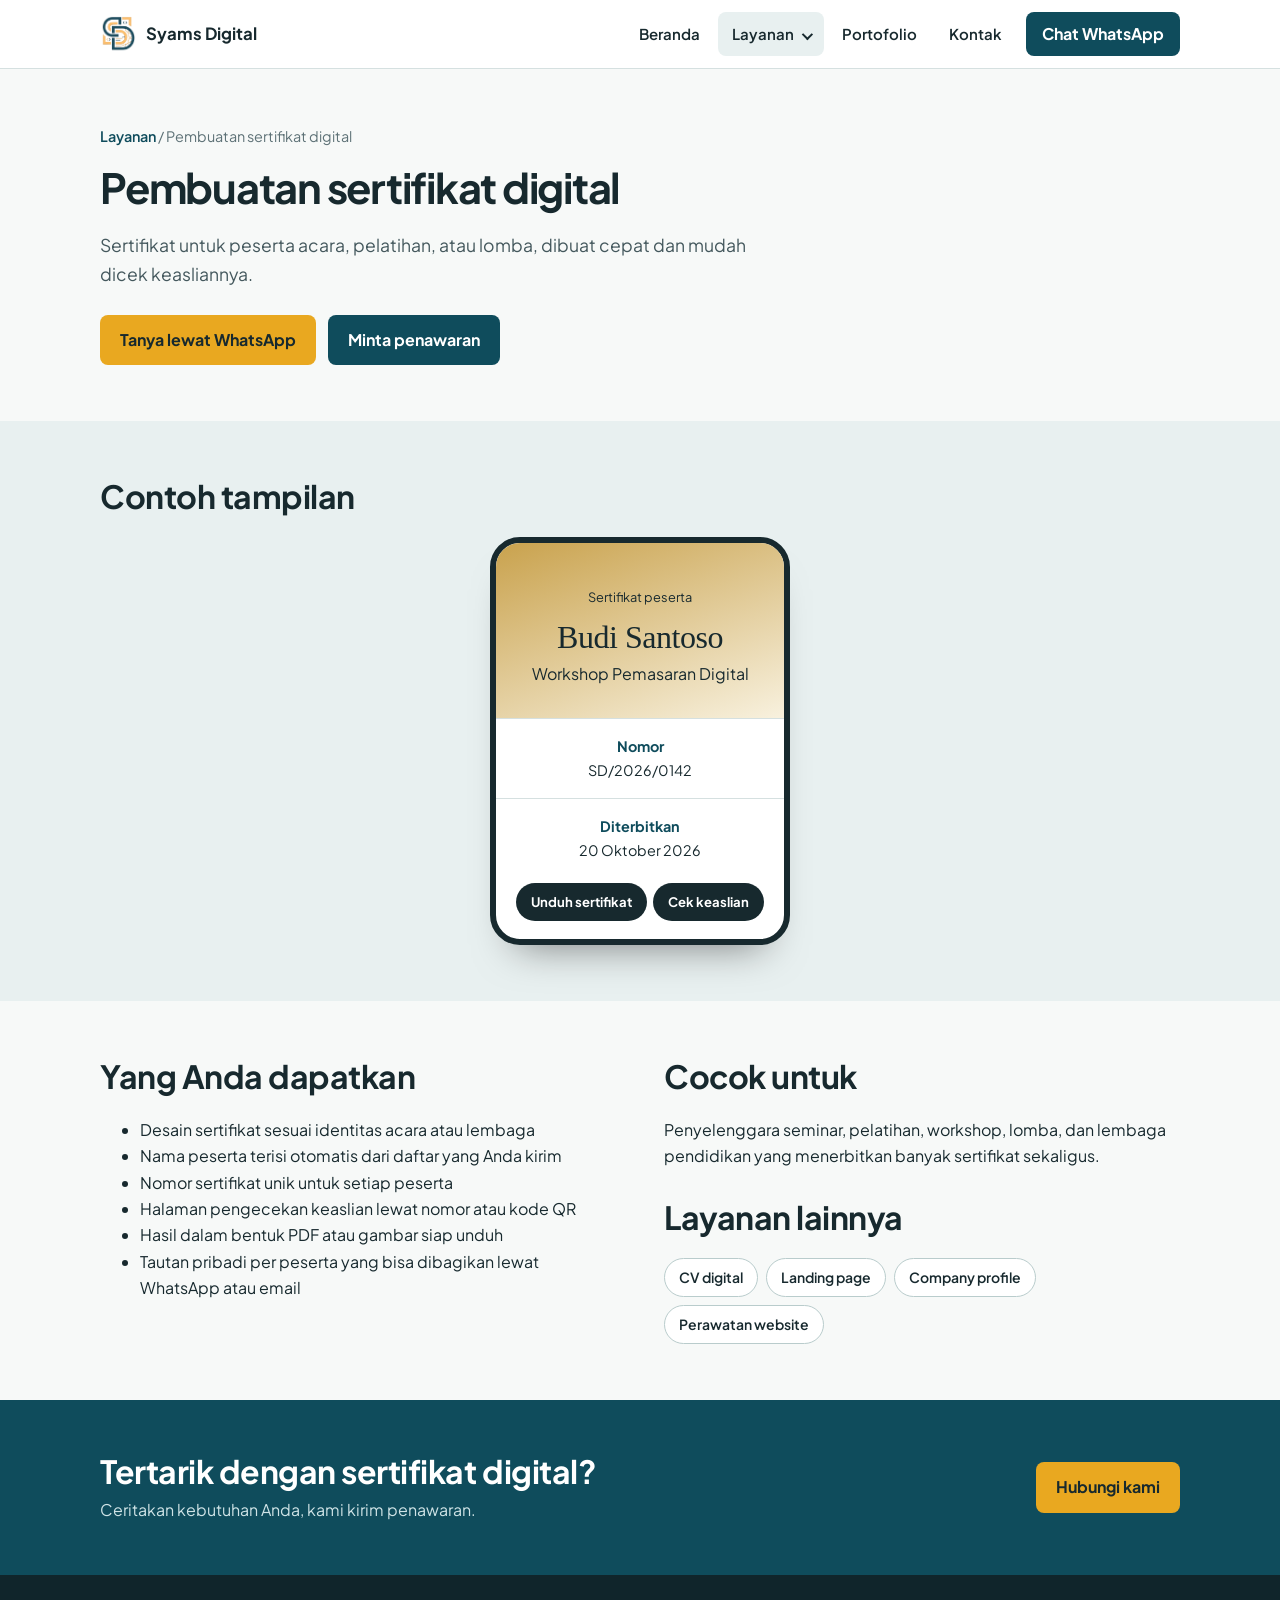
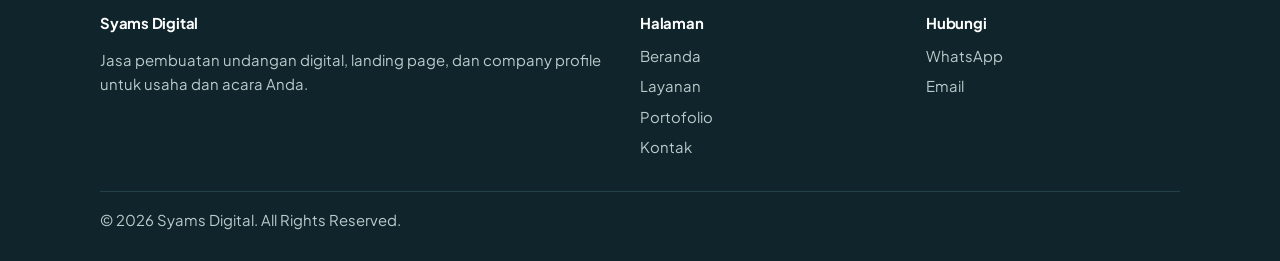
<file: sertifikat-digital.html>
<!doctype html>
<html lang="id"><head>
<meta charset="utf-8">
<meta name="viewport" content="width=device-width,initial-scale=1">
<title>Pembuatan sertifikat digital | Syams Digital</title>
<meta name="description" content="Sertifikat untuk peserta acara, pelatihan, atau lomba, dibuat cepat dan mudah dicek keasliannya.">
<link rel="canonical" href="https://syamsdigital.my.id/sertifikat-digital.html">
<link rel="preconnect" href="https://fonts.googleapis.com"><link rel="preconnect" href="https://fonts.gstatic.com" crossorigin>
<link href="https://fonts.googleapis.com/css2?family=Plus+Jakarta+Sans:wght@400;500;600;700;800&display=swap" rel="stylesheet">
<link rel="stylesheet" href="style.css">
</head><body>
<div id="hdr"></div>
<main>
<section class="sec"><div class="wrap">
  <p class="crumb"><a href="layanan.html">Layanan</a> / Pembuatan sertifikat digital</p>
  <h1 style="font-size:clamp(1.8rem,4vw,2.6rem)">Pembuatan sertifikat digital</h1>
  <p class="lead">Sertifikat untuk peserta acara, pelatihan, atau lomba, dibuat cepat dan mudah dicek keasliannya.</p>
  <div class="actions"><a class="btn alt" data-wa href="#">Tanya lewat WhatsApp</a><a class="btn" href="kontak.html">Minta penawaran</a></div>
</div></section>
<section class="sec tint"><div class="wrap"><h2>Contoh tampilan</h2><div class="demo"><div class="phone" style="--a:#c9a24d;--b:#f8f1de"><div class="cv"><small>Sertifikat peserta</small><h3>Budi Santoso</h3><p>Workshop Pemasaran Digital</p></div><div class="bx"><b>Nomor</b>SD/2026/0142</div><div class="bx"><b>Diterbitkan</b>20 Oktober 2026</div><div><span class="pb">Unduh sertifikat</span><span class="pb">Cek keaslian</span></div></div></div></div></section>
<section class="sec"><div class="wrap two">
  <div><h2>Yang Anda dapatkan</h2><ul><li>Desain sertifikat sesuai identitas acara atau lembaga</li><li>Nama peserta terisi otomatis dari daftar yang Anda kirim</li><li>Nomor sertifikat unik untuk setiap peserta</li><li>Halaman pengecekan keaslian lewat nomor atau kode QR</li><li>Hasil dalam bentuk PDF atau gambar siap unduh</li><li>Tautan pribadi per peserta yang bisa dibagikan lewat WhatsApp atau email</li></ul></div>
  <div><h2>Cocok untuk</h2><p>Penyelenggara seminar, pelatihan, workshop, lomba, dan lembaga pendidikan yang menerbitkan banyak sertifikat sekaligus.</p><h2 style="margin-top:28px">Layanan lainnya</h2><div class="pills"><a href="cv-digital.html">CV digital</a><a href="landing-page.html">Landing page</a><a href="company-profile.html">Company profile</a><a href="perawatan-website.html">Perawatan website</a></div></div>
</div></section>
<section class="band"><div class="wrap"><div><h2>Tertarik dengan sertifikat digital?</h2><p>Ceritakan kebutuhan Anda, kami kirim penawaran.</p></div><a class="btn alt" href="kontak.html">Hubungi kami</a></div></section>
</main>
<div id="ftr"></div>
<script src="script.js" defer></script>
<script src="demo.js" defer></script>
</body></html>
</file>
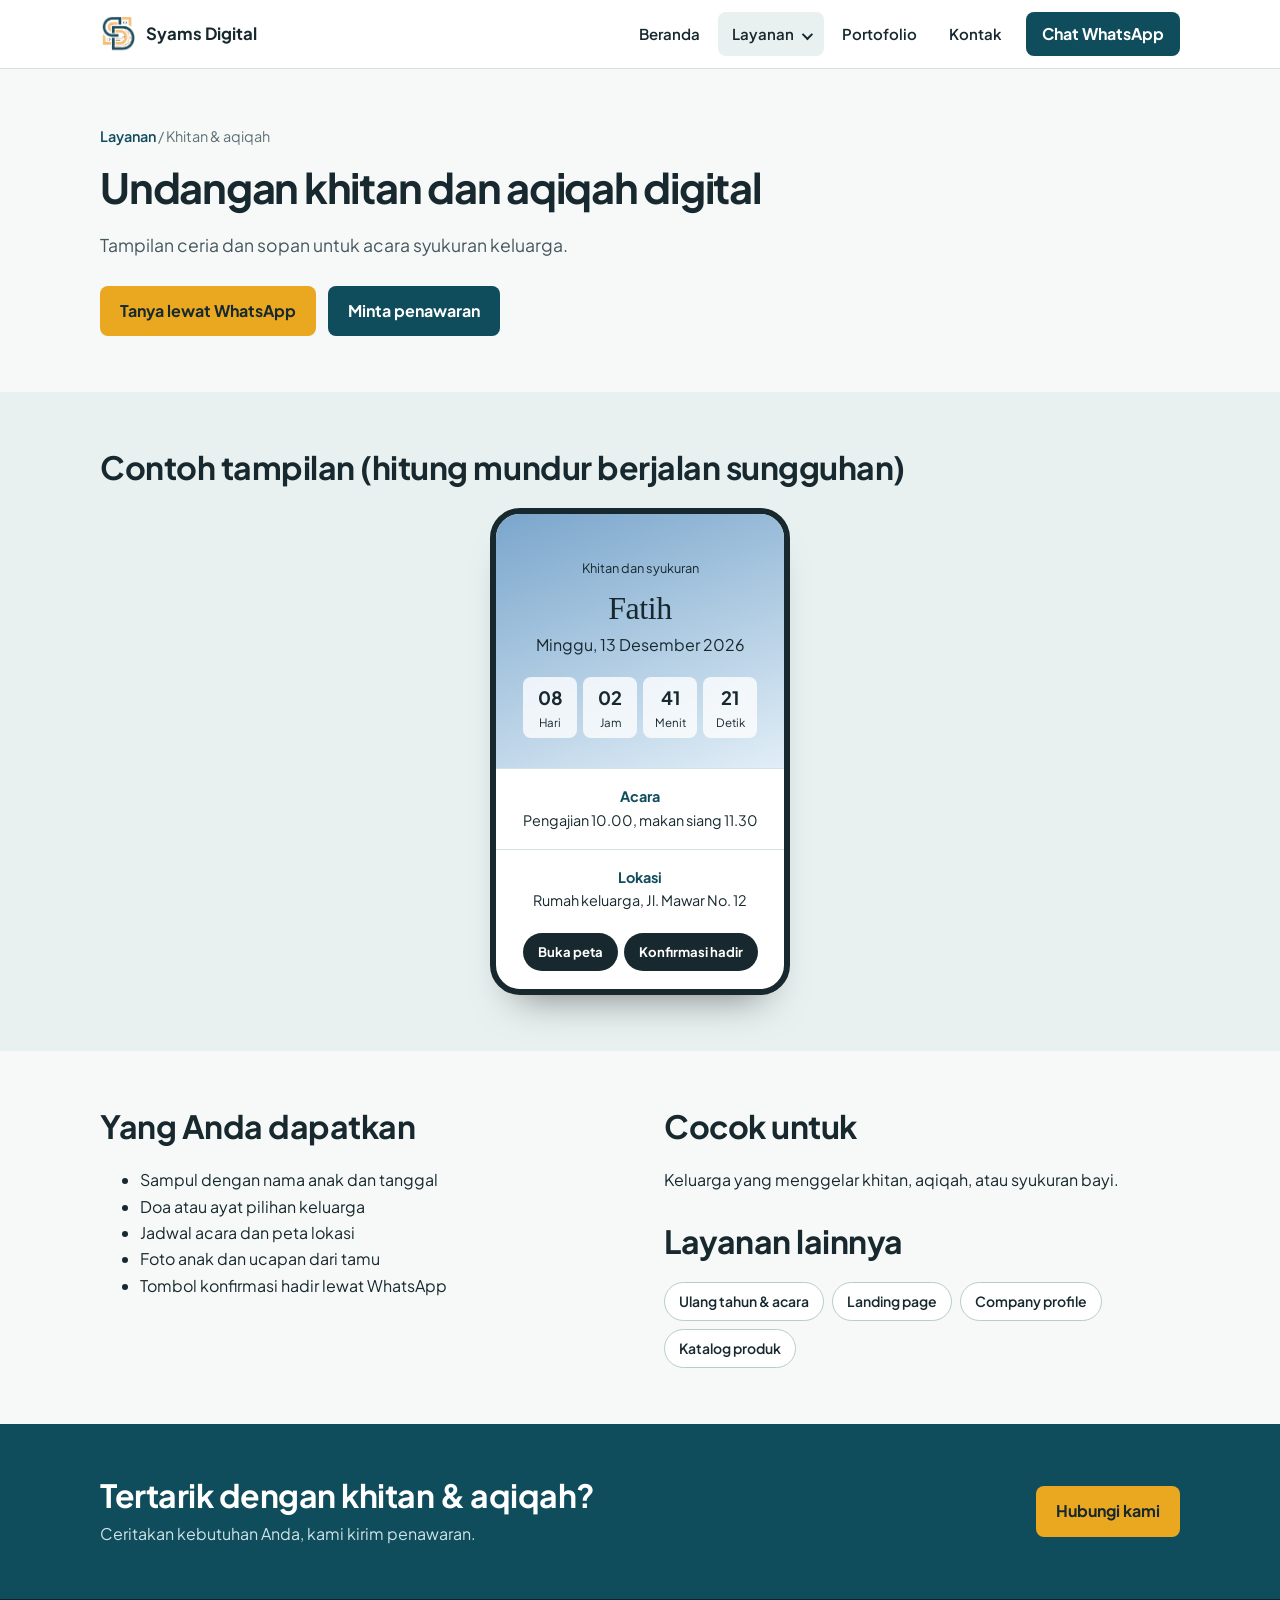
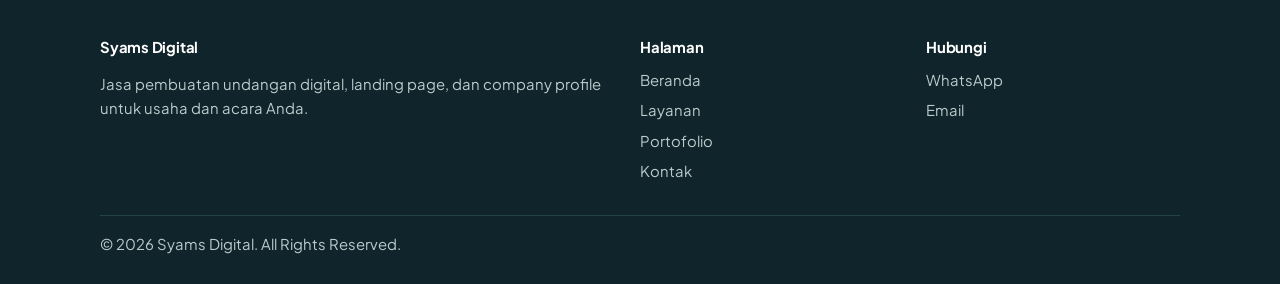
<file: undangan-khitan.html>
<!doctype html>
<html lang="id"><head>
<meta charset="utf-8">
<meta name="viewport" content="width=device-width,initial-scale=1">
<title>Khitan & aqiqah | Syams Digital</title>
<meta name="description" content="Tampilan ceria dan sopan untuk acara syukuran keluarga.">
<link rel="canonical" href="https://syamsdigital.my.id/undangan-khitan.html">
<link rel="preconnect" href="https://fonts.googleapis.com"><link rel="preconnect" href="https://fonts.gstatic.com" crossorigin>
<link href="https://fonts.googleapis.com/css2?family=Plus+Jakarta+Sans:wght@400;500;600;700;800&display=swap" rel="stylesheet">
<link rel="stylesheet" href="style.css">
</head><body>
<div id="hdr"></div>
<main>
<section class="sec"><div class="wrap">
  <p class="crumb"><a href="layanan.html">Layanan</a> / Khitan & aqiqah</p>
  <h1 style="font-size:clamp(1.8rem,4vw,2.6rem)">Undangan khitan dan aqiqah digital</h1>
  <p class="lead">Tampilan ceria dan sopan untuk acara syukuran keluarga.</p>
  <div class="actions"><a class="btn alt" data-wa href="#">Tanya lewat WhatsApp</a><a class="btn" href="kontak.html">Minta penawaran</a></div>
</div></section>
<section class="sec tint"><div class="wrap"><h2>Contoh tampilan (hitung mundur berjalan sungguhan)</h2><div class="demo"><div class="phone" style="--a:#7aa6cc;--b:#e1eef7"><div class="cv"><small>Khitan dan syukuran</small><h3>Fatih</h3><p>Minggu, 13 Desember 2026</p><div class="cd" data-count="2026-12-13T10:00:00+07:00"></div></div><div class="bx"><b>Acara</b>Pengajian 10.00, makan siang 11.30</div><div class="bx"><b>Lokasi</b>Rumah keluarga, Jl. Mawar No. 12</div><div><span class="pb">Buka peta</span><span class="pb">Konfirmasi hadir</span></div></div></div></div></section>
<section class="sec"><div class="wrap two">
  <div><h2>Yang Anda dapatkan</h2><ul><li>Sampul dengan nama anak dan tanggal</li><li>Doa atau ayat pilihan keluarga</li><li>Jadwal acara dan peta lokasi</li><li>Foto anak dan ucapan dari tamu</li><li>Tombol konfirmasi hadir lewat WhatsApp</li></ul></div>
  <div><h2>Cocok untuk</h2><p>Keluarga yang menggelar khitan, aqiqah, atau syukuran bayi.</p><h2 style="margin-top:28px">Layanan lainnya</h2><div class="pills"><a href="undangan-ulang-tahun.html">Ulang tahun & acara</a><a href="landing-page.html">Landing page</a><a href="company-profile.html">Company profile</a><a href="katalog-produk.html">Katalog produk</a></div></div>
</div></section>
<section class="band"><div class="wrap"><div><h2>Tertarik dengan khitan & aqiqah?</h2><p>Ceritakan kebutuhan Anda, kami kirim penawaran.</p></div><a class="btn alt" href="kontak.html">Hubungi kami</a></div></section>
</main>
<div id="ftr"></div>
<script src="script.js" defer></script>
<script src="demo.js" defer></script>
</body></html>
</file>
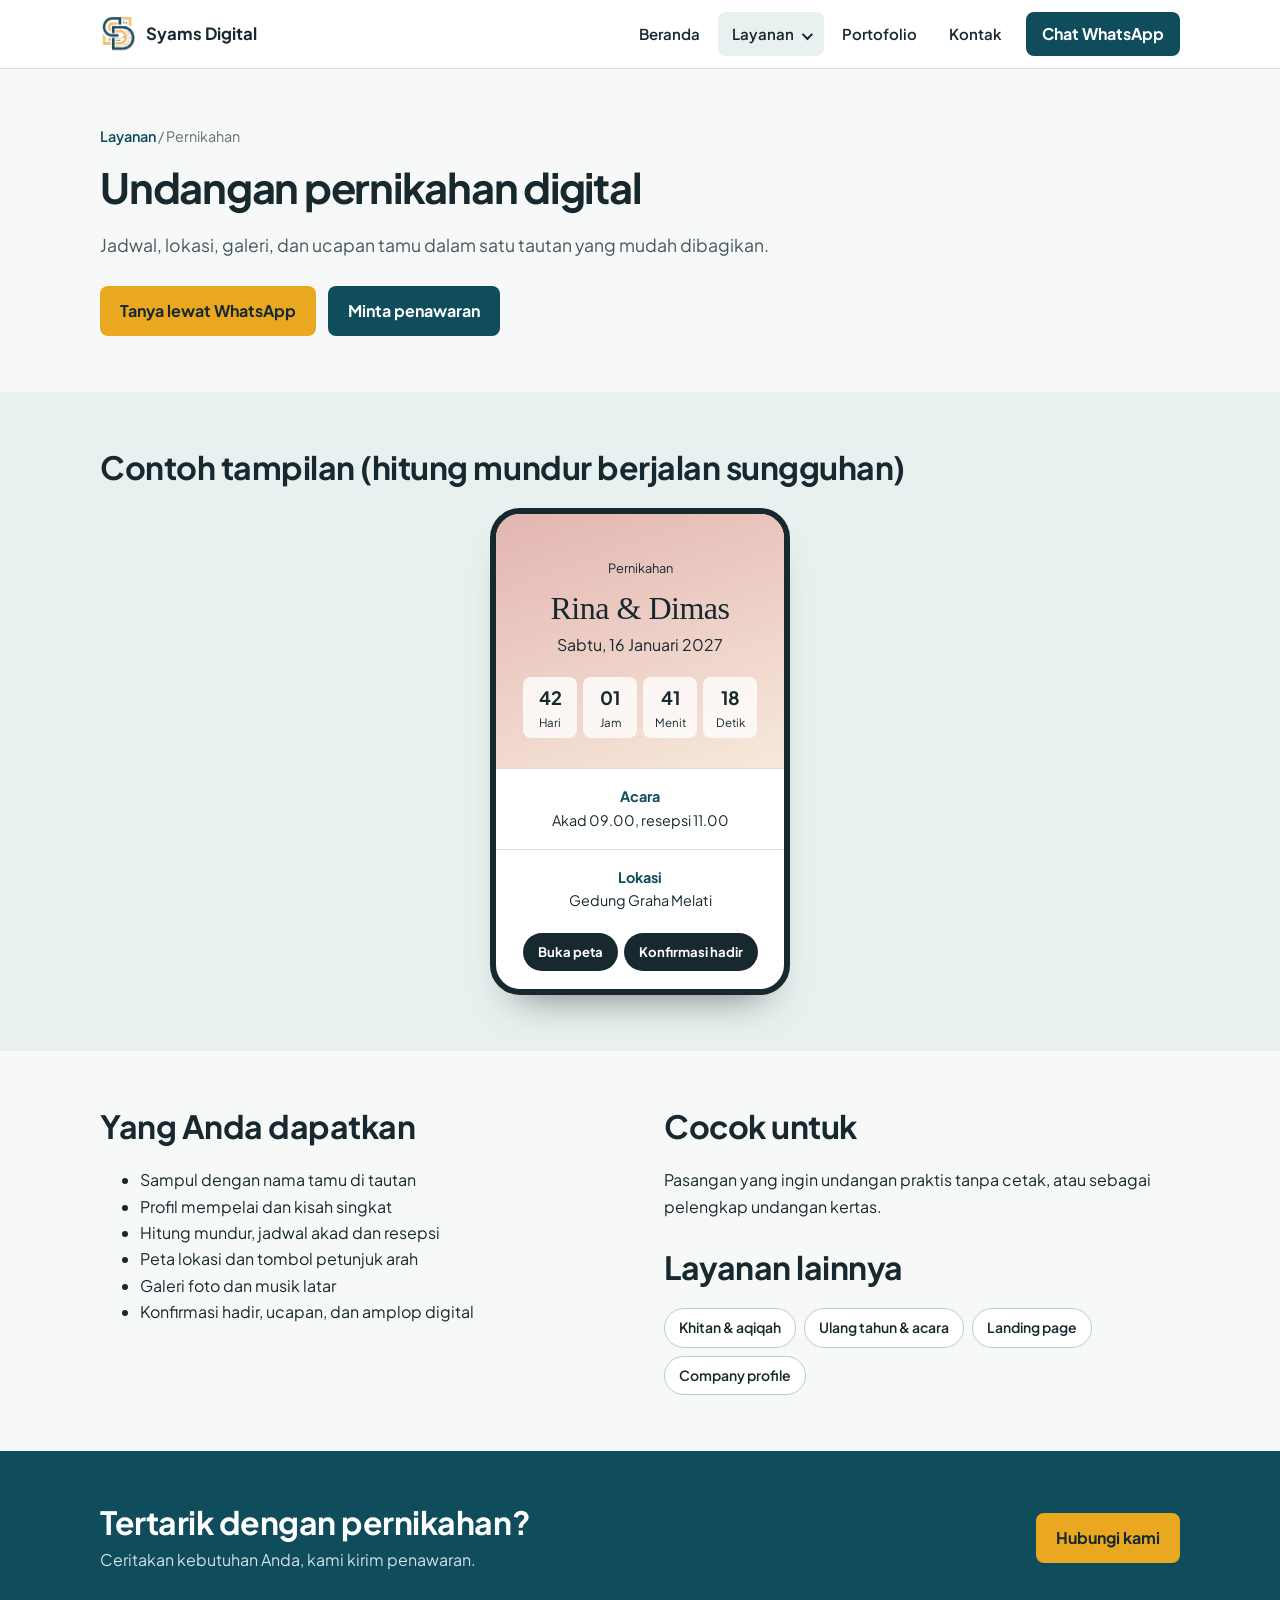
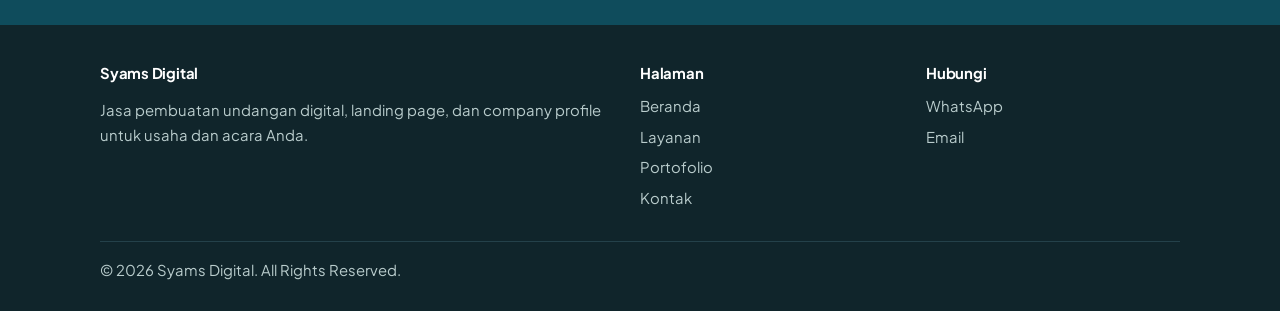
<file: undangan-pernikahan.html>
<!doctype html>
<html lang="id"><head>
<meta charset="utf-8">
<meta name="viewport" content="width=device-width,initial-scale=1">
<title>Pernikahan | Syams Digital</title>
<meta name="description" content="Jadwal, lokasi, galeri, dan ucapan tamu dalam satu tautan yang mudah dibagikan.">
<link rel="canonical" href="https://syamsdigital.my.id/undangan-pernikahan.html">
<link rel="preconnect" href="https://fonts.googleapis.com"><link rel="preconnect" href="https://fonts.gstatic.com" crossorigin>
<link href="https://fonts.googleapis.com/css2?family=Plus+Jakarta+Sans:wght@400;500;600;700;800&display=swap" rel="stylesheet">
<link rel="stylesheet" href="style.css">
</head><body>
<div id="hdr"></div>
<main>
<section class="sec"><div class="wrap">
  <p class="crumb"><a href="layanan.html">Layanan</a> / Pernikahan</p>
  <h1 style="font-size:clamp(1.8rem,4vw,2.6rem)">Undangan pernikahan digital</h1>
  <p class="lead">Jadwal, lokasi, galeri, dan ucapan tamu dalam satu tautan yang mudah dibagikan.</p>
  <div class="actions"><a class="btn alt" data-wa href="#">Tanya lewat WhatsApp</a><a class="btn" href="kontak.html">Minta penawaran</a></div>
</div></section>
<section class="sec tint"><div class="wrap"><h2>Contoh tampilan (hitung mundur berjalan sungguhan)</h2><div class="demo"><div class="phone" style="--a:#e3b5b0;--b:#f7e9dc"><div class="cv"><small>Pernikahan</small><h3>Rina &amp; Dimas</h3><p>Sabtu, 16 Januari 2027</p><div class="cd" data-count="2027-01-16T09:00:00+07:00"></div></div><div class="bx"><b>Acara</b>Akad 09.00, resepsi 11.00</div><div class="bx"><b>Lokasi</b>Gedung Graha Melati</div><div><span class="pb">Buka peta</span><span class="pb">Konfirmasi hadir</span></div></div></div></div></section>
<section class="sec"><div class="wrap two">
  <div><h2>Yang Anda dapatkan</h2><ul><li>Sampul dengan nama tamu di tautan</li><li>Profil mempelai dan kisah singkat</li><li>Hitung mundur, jadwal akad dan resepsi</li><li>Peta lokasi dan tombol petunjuk arah</li><li>Galeri foto dan musik latar</li><li>Konfirmasi hadir, ucapan, dan amplop digital</li></ul></div>
  <div><h2>Cocok untuk</h2><p>Pasangan yang ingin undangan praktis tanpa cetak, atau sebagai pelengkap undangan kertas.</p><h2 style="margin-top:28px">Layanan lainnya</h2><div class="pills"><a href="undangan-khitan.html">Khitan & aqiqah</a><a href="undangan-ulang-tahun.html">Ulang tahun & acara</a><a href="landing-page.html">Landing page</a><a href="company-profile.html">Company profile</a></div></div>
</div></section>
<section class="band"><div class="wrap"><div><h2>Tertarik dengan pernikahan?</h2><p>Ceritakan kebutuhan Anda, kami kirim penawaran.</p></div><a class="btn alt" href="kontak.html">Hubungi kami</a></div></section>
</main>
<div id="ftr"></div>
<script src="script.js" defer></script>
<script src="demo.js" defer></script>
</body></html>
</file>
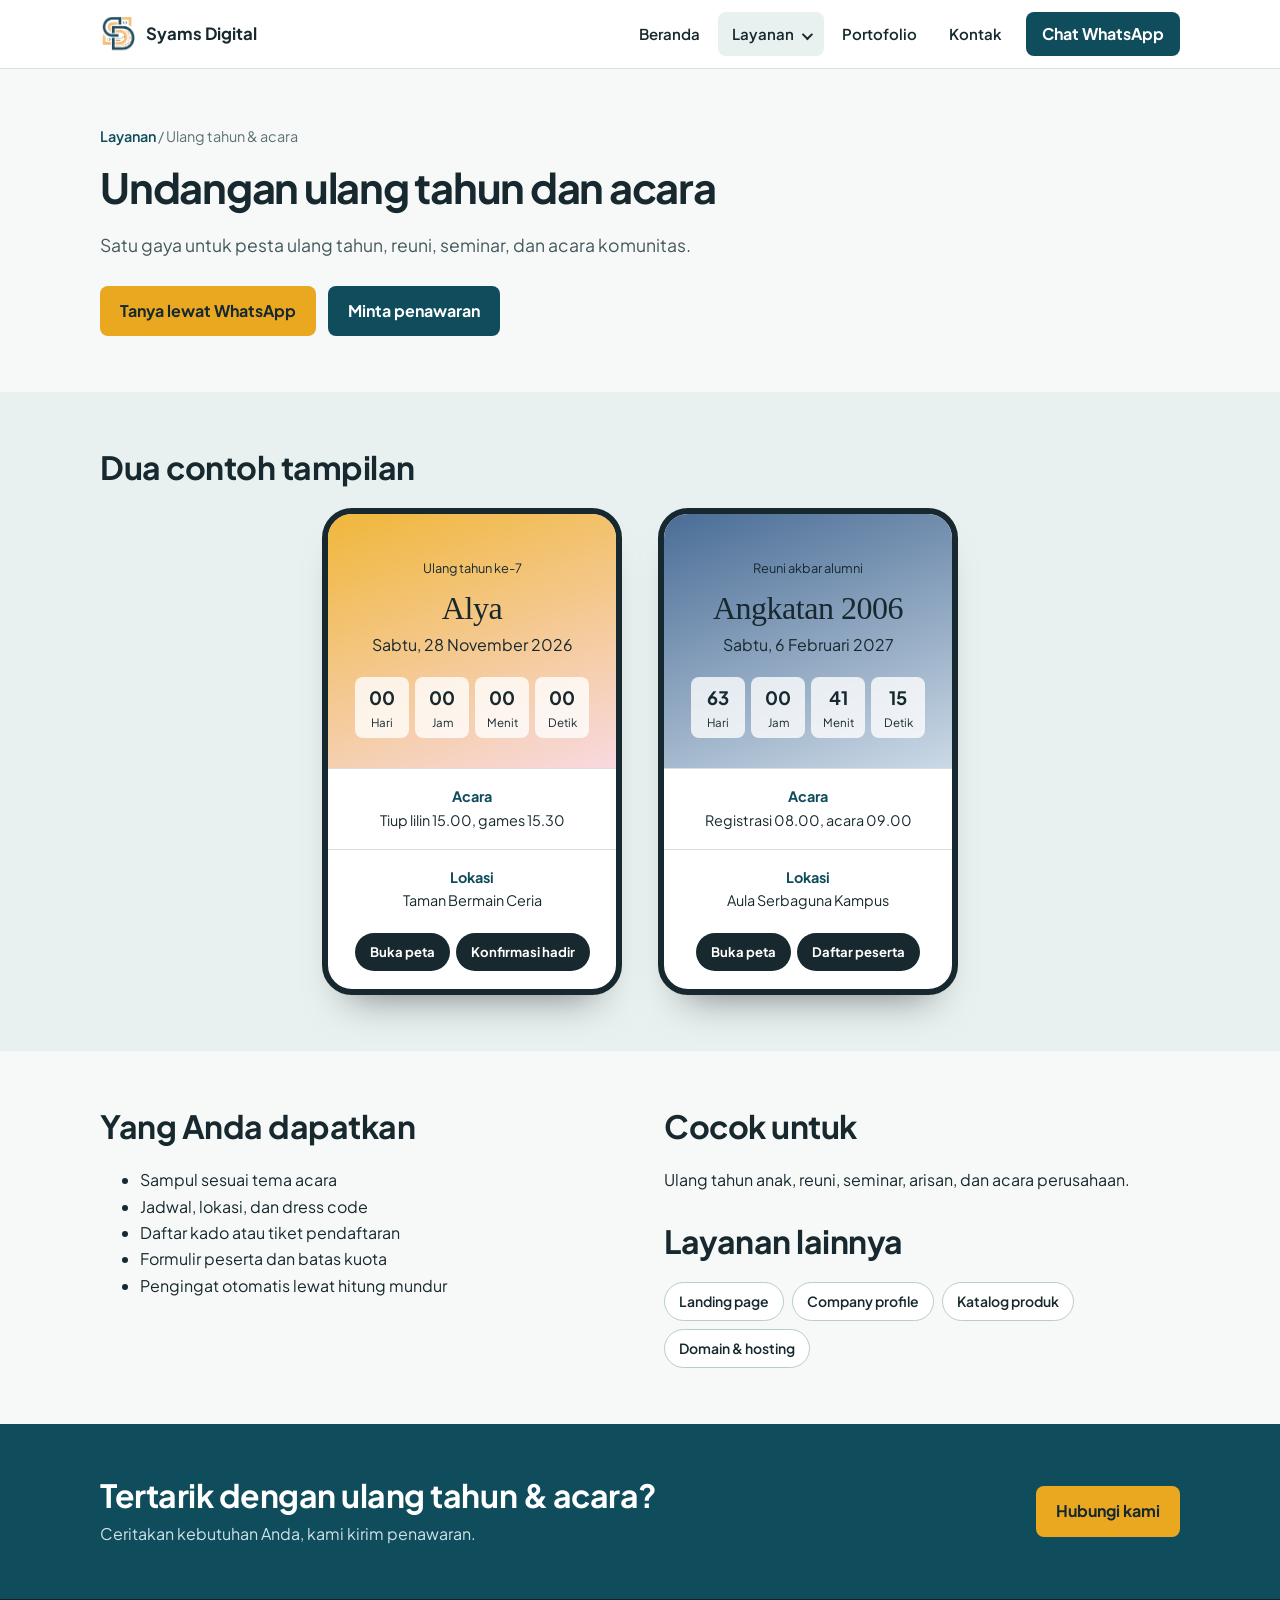
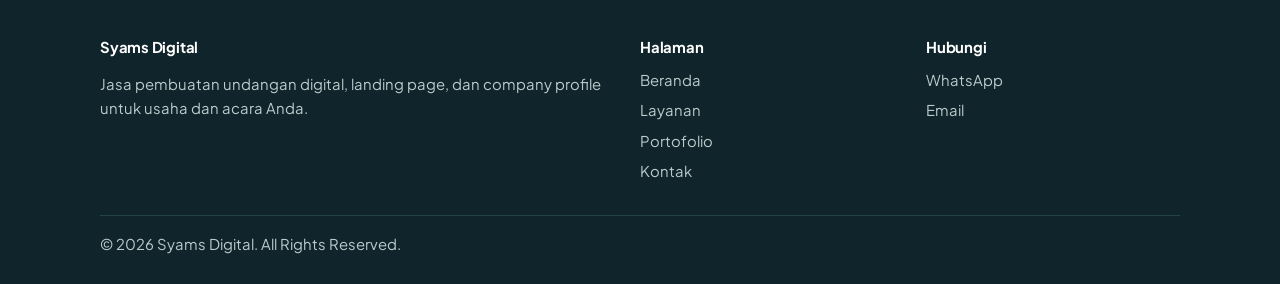
<file: undangan-ulang-tahun.html>
<!doctype html>
<html lang="id"><head>
<meta charset="utf-8">
<meta name="viewport" content="width=device-width,initial-scale=1">
<title>Ulang tahun & acara | Syams Digital</title>
<meta name="description" content="Satu gaya untuk pesta ulang tahun, reuni, seminar, dan acara komunitas.">
<link rel="canonical" href="https://syamsdigital.my.id/undangan-ulang-tahun.html">
<link rel="preconnect" href="https://fonts.googleapis.com"><link rel="preconnect" href="https://fonts.gstatic.com" crossorigin>
<link href="https://fonts.googleapis.com/css2?family=Plus+Jakarta+Sans:wght@400;500;600;700;800&display=swap" rel="stylesheet">
<link rel="stylesheet" href="style.css">
</head><body>
<div id="hdr"></div>
<main>
<section class="sec"><div class="wrap">
  <p class="crumb"><a href="layanan.html">Layanan</a> / Ulang tahun & acara</p>
  <h1 style="font-size:clamp(1.8rem,4vw,2.6rem)">Undangan ulang tahun dan acara</h1>
  <p class="lead">Satu gaya untuk pesta ulang tahun, reuni, seminar, dan acara komunitas.</p>
  <div class="actions"><a class="btn alt" data-wa href="#">Tanya lewat WhatsApp</a><a class="btn" href="kontak.html">Minta penawaran</a></div>
</div></section>
<section class="sec tint"><div class="wrap"><h2>Dua contoh tampilan</h2><div class="demo"><div class="phone" style="--a:#f0b73a;--b:#f8d9e0"><div class="cv"><small>Ulang tahun ke-7</small><h3>Alya</h3><p>Sabtu, 28 November 2026</p><div class="cd" data-count="2026-11-28T15:00:00+07:00"></div></div><div class="bx"><b>Acara</b>Tiup lilin 15.00, games 15.30</div><div class="bx"><b>Lokasi</b>Taman Bermain Ceria</div><div><span class="pb">Buka peta</span><span class="pb">Konfirmasi hadir</span></div></div><div class="phone" style="--a:#4a6d96;--b:#cbd9e6"><div class="cv"><small>Reuni akbar alumni</small><h3>Angkatan 2006</h3><p>Sabtu, 6 Februari 2027</p><div class="cd" data-count="2027-02-06T08:00:00+07:00"></div></div><div class="bx"><b>Acara</b>Registrasi 08.00, acara 09.00</div><div class="bx"><b>Lokasi</b>Aula Serbaguna Kampus</div><div><span class="pb">Buka peta</span><span class="pb">Daftar peserta</span></div></div></div></div></section>
<section class="sec"><div class="wrap two">
  <div><h2>Yang Anda dapatkan</h2><ul><li>Sampul sesuai tema acara</li><li>Jadwal, lokasi, dan dress code</li><li>Daftar kado atau tiket pendaftaran</li><li>Formulir peserta dan batas kuota</li><li>Pengingat otomatis lewat hitung mundur</li></ul></div>
  <div><h2>Cocok untuk</h2><p>Ulang tahun anak, reuni, seminar, arisan, dan acara perusahaan.</p><h2 style="margin-top:28px">Layanan lainnya</h2><div class="pills"><a href="landing-page.html">Landing page</a><a href="company-profile.html">Company profile</a><a href="katalog-produk.html">Katalog produk</a><a href="domain-hosting.html">Domain & hosting</a></div></div>
</div></section>
<section class="band"><div class="wrap"><div><h2>Tertarik dengan ulang tahun & acara?</h2><p>Ceritakan kebutuhan Anda, kami kirim penawaran.</p></div><a class="btn alt" href="kontak.html">Hubungi kami</a></div></section>
</main>
<div id="ftr"></div>
<script src="script.js" defer></script>
<script src="demo.js" defer></script>
</body></html>
</file>
<file: style.css>
:root{--ink:#17292e;--teal:#0f4c5c;--mist:#e8f0f0;--paper:#f7f9f8;--sun:#e9a820;--line:#d5e0e0;--r:10px}
*{box-sizing:border-box}
html{scroll-behavior:smooth}
body{margin:0;font:16px/1.65 "Plus Jakarta Sans",system-ui,-apple-system,"Segoe UI",sans-serif;color:var(--ink);background:var(--paper)}
a{color:inherit}
:focus-visible{outline:3px solid var(--sun);outline-offset:2px}
.wrap{max-width:1120px;margin:0 auto;padding:0 20px}
h1,h2,h3,h4{line-height:1.2;letter-spacing:-.015em}

/* header + mega menu */
header.site{position:sticky;top:0;z-index:50;background:#fff;border-bottom:1px solid var(--line)}
.bar{display:flex;align-items:center;justify-content:space-between;height:68px}
.logo{display:flex;align-items:center;gap:10px;font-weight:800;text-decoration:none;font-size:1.05rem}
.logo i{width:26px;height:26px;border-radius:7px;background:var(--teal);position:relative}
.logo i::after{content:"";position:absolute;right:5px;bottom:5px;width:8px;height:8px;border-radius:50%;background:var(--sun)}
nav ul{list-style:none;margin:0;padding:0;display:flex;gap:4px;align-items:center}
nav a,nav button.m{font:inherit;font-weight:600;font-size:15px;color:var(--ink);background:none;border:0;padding:10px 14px;border-radius:8px;cursor:pointer;text-decoration:none}
nav a:hover,nav button.m:hover,nav a.on{background:var(--mist)}
.btn{display:inline-block;background:var(--teal);color:#fff!important;padding:12px 20px;border-radius:8px;font-weight:700;text-decoration:none;border:0;font:inherit;font-weight:700;cursor:pointer}
.btn:hover,nav a.btn:hover{background:#0b3a47}
.btn.alt{background:var(--sun);color:var(--ink)!important}
.btn.alt:hover{background:#d49915}
nav a.btn{padding:9px 16px;margin-left:6px}
nav li.has>button::after{content:"";display:inline-block;width:6px;height:6px;border:solid currentColor;border-width:0 2px 2px 0;transform:rotate(45deg) translateY(-2px);margin-left:8px}
.mega{display:none;position:absolute;left:0;right:0;top:100%;background:#fff;border-bottom:1px solid var(--line);box-shadow:0 14px 24px -18px rgba(15,76,92,.35)}
.mega .grid{display:grid;grid-template-columns:repeat(auto-fit,minmax(170px,1fr));gap:28px;padding:26px 20px}
.mega h4{margin:0 0 6px;font-size:.85rem;color:var(--teal)}
.mega a:not(.btn){display:block;padding:5px 0;font-weight:500;background:none!important}
.mega a:not(.btn):hover{color:var(--teal);text-decoration:underline}
.mega small{display:block;color:#5d7176;font-size:.82rem;line-height:1.4;margin-top:-2px;padding-bottom:4px}
.mega aside{background:var(--mist);border-radius:var(--r);padding:18px}
.mega aside p{margin:0 0 12px;font-size:.92rem}
.burger{display:none;background:none;border:1px solid var(--line);border-radius:8px;width:44px;height:40px;cursor:pointer}
.burger span,.burger span::before,.burger span::after{display:block;width:18px;height:2px;background:var(--ink);margin:auto;position:relative}
.burger span::before,.burger span::after{content:"";position:absolute;left:0}
.burger span::before{top:-6px}.burger span::after{top:6px}
@media(min-width:760px){
  nav li.has:hover .mega,nav li.has:focus-within .mega,nav li.has.open .mega{display:block}
}
@media(max-width:759px){
  .burger{display:block}
  nav{display:none;position:absolute;top:100%;left:0;right:0;background:#fff;border-bottom:1px solid var(--line);box-shadow:0 18px 24px -16px rgba(15,76,92,.3);max-height:calc(100vh - 68px);max-height:calc(100dvh - 68px);overflow:auto;padding:6px 20px 22px}
  nav.open{display:block}
  nav ul{flex-direction:column;align-items:stretch;gap:0}
  nav a,nav button.m{display:block;width:100%;text-align:left;font-size:17px;padding:16px 4px;border-radius:0;border-bottom:1px solid var(--line)}
  nav a:hover,nav button.m:hover{background:none}
  nav a.on{background:none;color:var(--teal);font-weight:800}
  nav ul>li>a.btn{margin:18px 0 0;text-align:center;border:0;border-radius:10px;padding:14px 16px;font-size:16px}
  nav li.has>button{display:flex;justify-content:space-between;align-items:center}
  nav li.has>button::after{margin-right:4px}
  nav li.has.open>button::after{transform:rotate(-135deg) translateY(-2px)}
  .mega{position:static;box-shadow:none;border:0}
  nav li.has.open .mega{display:block}
  .mega .grid{grid-template-columns:1fr;gap:0;padding:4px 0 8px 16px;margin:6px 0 10px 4px;border-left:3px solid var(--sun)}
  .mega h4{margin:12px 0 2px}
  .mega a:not(.btn){padding:9px 0;border:0;font-size:16px}
  .mega aside{margin-top:14px}
  .mega aside .btn{margin:0;width:auto}
}

/* content */
.hero{padding:76px 0 60px}
.hero .wrap{display:grid;grid-template-columns:1.1fr .9fr;gap:48px;align-items:center}
h1{font-size:clamp(2rem,4.6vw,3.3rem);letter-spacing:-.03em;margin:0 0 18px}
.lead{font-size:1.1rem;color:#44585d;max-width:52ch;margin:0 0 26px}
.actions{display:flex;gap:12px;flex-wrap:wrap}
.mock{background:#fff;border:1px solid var(--line);border-radius:14px;box-shadow:0 24px 40px -28px rgba(15,76,92,.5);overflow:hidden}
.mock .top{display:flex;gap:6px;padding:11px 14px;background:var(--mist)}
.mock .top b{width:9px;height:9px;border-radius:50%;background:#b9cccc}
.mock .body{padding:22px;display:grid;gap:12px}
.mock .t{height:20px;width:70%;background:var(--teal);border-radius:5px}
.mock .l{height:9px;background:var(--line);border-radius:5px}
.mock .l.s{width:60%}
.mock .pic{height:120px;border-radius:8px;background:linear-gradient(120deg,#cfe0e0,#f3dfae)}
.mock .b{height:30px;width:120px;background:var(--sun);border-radius:6px}
.sec{padding:56px 0}
.sec.tint{background:var(--mist)}
h2{font-size:clamp(1.5rem,3vw,2rem);margin:0 0 22px}
.row{display:grid;grid-template-columns:220px 1fr;gap:28px;padding:24px 0;border-top:1px solid var(--line)}
.row h3{margin:0;font-size:1.15rem}
.row p{margin:0 0 10px;max-width:62ch}
.row ul{margin:0;padding-left:1.1em}
.row li{margin:3px 0}
.steps{counter-reset:s;list-style:none;margin:0;padding:0;display:grid;grid-template-columns:repeat(auto-fit,minmax(220px,1fr));gap:24px}
.steps li{counter-increment:s;border-left:3px solid var(--sun);padding-left:16px}
.steps li::before{content:"Langkah " counter(s);display:block;font-size:.85rem;color:var(--teal);font-weight:700}
.steps b{display:block;margin:2px 0 4px}
.band{background:var(--teal);color:#fff;padding:52px 0}
.band .wrap{display:flex;justify-content:space-between;align-items:center;gap:24px;flex-wrap:wrap}
.band h2{margin:0 0 6px;color:#fff}.band p{margin:0;color:#cfe3e6}
.grid3{display:grid;grid-template-columns:repeat(auto-fit,minmax(270px,1fr));gap:26px}
.thumb{height:190px;border-radius:12px;margin-bottom:12px;padding:18px;display:flex;flex-direction:column;justify-content:flex-end;color:#fff;font-weight:700}
.t1{background:#8a5a44}.t2{background:#0f4c5c}.t3{background:#3d5a80}
.item h3{margin:0 0 4px;font-size:1.05rem}.item p{margin:0;color:#44585d;font-size:.95rem}
.two{display:grid;grid-template-columns:1fr 1fr;gap:48px}
form{display:grid;gap:14px}
label{font-weight:600;font-size:.92rem;display:grid;gap:6px}
input,select,textarea{font:inherit;padding:12px;border:1px solid #b9cccc;border-radius:8px;background:#fff;color:var(--ink)}
textarea{min-height:120px;resize:vertical}
details{border-top:1px solid var(--line);padding:14px 0}
summary{cursor:pointer;font-weight:600}
details p{margin:8px 0 0;color:#44585d}
footer.site{background:#10252b;color:#b9cccc;padding:40px 0 28px;font-size:.93rem}
footer .cols{display:grid;grid-template-columns:2fr 1fr 1fr;gap:32px}
footer h4{color:#fff;margin:0 0 8px}
footer a{display:block;text-decoration:none;padding:3px 0}
footer a:hover{color:#fff;text-decoration:underline}
footer .copy{margin-top:28px;padding-top:16px;border-top:1px solid #24414a}
@media(max-width:759px){
  .hero{padding:44px 0 36px}.hero .wrap,.two,footer .cols{grid-template-columns:1fr}
  .hero .wrap{gap:32px}.row{grid-template-columns:1fr;gap:8px}.two{gap:32px}
}
@media(prefers-reduced-motion:reduce){html{scroll-behavior:auto}}

/* portofolio */
.chips{display:flex;flex-wrap:wrap;gap:8px;margin:0 0 30px}
.chips button{font:inherit;font-weight:600;font-size:14px;padding:9px 16px;border:1px solid #b9cccc;background:#fff;border-radius:99px;cursor:pointer;color:var(--ink)}
.chips button:hover{border-color:var(--teal)}
.chips button[aria-pressed=true]{background:var(--teal);border-color:var(--teal);color:#fff}
.chips span{opacity:.65;margin-left:4px;font-weight:500}
.card[hidden]{display:none}
.card h3{margin:0 0 2px;font-size:1.05rem}
.card .meta{font-size:.85rem;color:var(--teal);font-weight:600;margin:0 0 6px}
.card p{margin:0 0 8px;color:#44585d;font-size:.95rem}
.card a{font-weight:700;font-size:.92rem;color:var(--teal)}
.th{position:relative;aspect-ratio:4/3;border-radius:12px;background:linear-gradient(135deg,var(--a),var(--b));display:grid;place-items:center;overflow:hidden;margin-bottom:14px}
.th .tag{position:absolute;top:10px;left:10px;background:rgba(255,255,255,.92);font-size:12px;font-weight:700;padding:3px 10px;border-radius:99px}
.ph{width:92px;height:152px;background:#fff;border-radius:16px;border:4px solid var(--ink);padding:14px 9px;display:grid;gap:7px;align-content:start;justify-items:center;box-shadow:0 16px 24px -12px rgba(0,0,0,.4)}
.ph .c{width:46px;height:46px;border-radius:50%;background:var(--a)}
.ph .l{height:5px;width:82%;background:var(--line);border-radius:3px}
.ph .l.s{width:50%}
.ph .bt{height:13px;width:62%;border-radius:7px;background:var(--a);margin-top:6px}
.bw{width:78%;background:#fff;border-radius:8px;box-shadow:0 16px 24px -12px rgba(0,0,0,.4);overflow:hidden}
.bw .tp{height:13px;background:var(--mist)}
.bw .hr{height:58px;background:var(--a)}
.bw .cl{display:grid;grid-template-columns:repeat(3,1fr);gap:6px;padding:9px}
.bw .cl i{height:28px;background:var(--line);border-radius:4px}
.sg{display:grid;grid-template-columns:repeat(3,40px);gap:5px}
.sg i{height:40px;border-radius:5px;background:#fff}
.sg i:nth-child(odd){background:var(--ink);opacity:.8}
.sg i:nth-child(5){background:var(--sun);opacity:1}
.cu{font:800 2.4rem/1 ui-monospace,Menlo,Consolas,monospace;color:#fff;background:rgba(15,40,46,.55);padding:16px 22px;border-radius:12px}

/* halaman layanan */
nav button.m.on{background:var(--mist)}
.crumb{font-size:.9rem;color:#5d7176;margin:0 0 14px}
.crumb a{color:var(--teal);text-decoration:none;font-weight:600}
.pills{display:flex;flex-wrap:wrap;gap:8px;margin-top:14px}
.pills a{font-weight:600;font-size:14px;padding:7px 14px;border:1px solid #b9cccc;border-radius:99px;text-decoration:none;background:#fff}
.pills a:hover{border-color:var(--teal);color:var(--teal)}
.demo{display:flex;gap:36px;justify-content:center;flex-wrap:wrap;align-items:flex-start}
.phone{width:300px;background:#fff;border:6px solid var(--ink);border-radius:30px;overflow:hidden;box-shadow:0 26px 40px -26px rgba(0,0,0,.5);text-align:center}
.phone .cv{padding:44px 20px 30px;background:linear-gradient(160deg,var(--a),var(--b))}
.phone .cv small{display:block;font-size:.8rem;margin-bottom:10px}
.phone .cv h3{font:400 2rem/1.15 Georgia,"Times New Roman",serif;margin:0 0 6px}
.phone .cv p{margin:0}
.cd{display:flex;gap:6px;justify-content:center;margin-top:18px}
.cd span{background:rgba(255,255,255,.78);border-radius:8px;padding:6px 0;width:54px;font-size:.72rem}
.cd strong{display:block;font-size:1.15rem}
.phone .bx{padding:16px 20px;border-top:1px solid var(--line);font-size:.9rem}
.phone .bx b{display:block;color:var(--teal)}
.phone .pb,.pr .pb{display:inline-block;margin:4px 3px 18px;padding:8px 15px;border-radius:99px;background:var(--ink);color:#fff;font-size:.82rem;font-weight:700;text-decoration:none}
.bfr{width:100%;max-width:860px;background:#fff;border:1px solid var(--line);border-radius:14px;overflow:hidden;box-shadow:0 24px 40px -28px rgba(15,76,92,.5)}
.bfr.sm{max-width:400px}
.bfr .top{display:flex;align-items:center;gap:6px;padding:11px 14px;background:var(--mist)}
.bfr .top b{width:9px;height:9px;border-radius:50%;background:#b9cccc}
.bfr .url{margin-left:10px;font-size:12px;color:#5d7176}
.bfr .mn{display:flex;justify-content:space-between;gap:12px;flex-wrap:wrap;padding:14px 24px;border-bottom:1px solid var(--line);font-weight:800;font-size:.92rem}
.bfr .mn span{font-weight:500;margin-left:14px}
.bfr .hr2{padding:46px 28px;background:var(--a);color:#fff}
.bfr .hr2 h3{font-size:clamp(1.4rem,3vw,2rem);margin:0 0 8px}
.bfr .hr2 p{margin:0 0 18px;max-width:46ch;opacity:.92}
.bfr .hr2 i{display:inline-block;background:var(--sun);color:var(--ink);font-style:normal;font-weight:700;padding:9px 16px;border-radius:8px}
.bfr .cols{display:grid;grid-template-columns:repeat(auto-fit,minmax(150px,1fr));gap:16px;padding:24px 28px}
.bfr .cols div{border-top:3px solid var(--line);padding-top:10px;font-size:.92rem}
.bfr .cols b{display:block}
.pr{border:1px solid var(--line);border-radius:10px;overflow:hidden;text-align:center;font-size:.9rem}
.pr .im{height:84px;background:var(--c)}
.pr .nm{padding:10px 8px 0;font-weight:600}
.bad,.good{display:grid;gap:5px;padding:12px}
.bad i{height:22px;background:#e0b3b3}.bad i:nth-child(2){background:#b3d6b3;height:44px}.bad i:nth-child(3){background:#e8e08a}.bad i:nth-child(4){background:#b9b3e0;height:30px}.bad i:nth-child(5){background:#e0b3b3}
.good .g1{height:70px;background:var(--teal);border-radius:6px}
.good .g2{display:grid;grid-template-columns:repeat(3,1fr);gap:5px}.good .g2 i{height:44px;background:var(--line);border-radius:5px}
.cap{text-align:center;font-weight:700;margin:10px 0 0}
.pk{border:1px solid var(--line);border-radius:12px;padding:20px;background:#fff}
.pk h3{margin:0 0 4px;font-size:1.1rem}.pk p{margin:0 0 10px;color:#5d7176;font-size:.9rem}.pk ul{margin:0;padding-left:1.1em}.pk li{margin:4px 0;font-size:.95rem}
@media(max-width:759px){nav button.m.on{background:none;color:var(--teal);font-weight:800}}

/* thumbnail custom */
.cert{width:76%;aspect-ratio:1.414;background:#fff;border:4px double var(--sun);border-radius:4px;display:grid;justify-items:center;align-content:center;gap:7px;box-shadow:0 16px 24px -12px rgba(0,0,0,.4)}
.cert .t{height:9px;width:50%;background:var(--ink);border-radius:3px}
.cert .l{height:6px;width:66%;background:var(--line);border-radius:3px}
.cert .s{width:24px;height:24px;border-radius:50%;background:var(--sun);margin-top:4px}
.cvm{width:112px;height:156px;background:#fff;border-radius:6px;display:grid;grid-template-columns:34% 1fr;overflow:hidden;box-shadow:0 16px 24px -12px rgba(0,0,0,.4)}
.cvm .sd{background:var(--teal);display:grid;justify-items:center;align-content:start;padding-top:14px;gap:7px}
.cvm .sd i{width:24px;height:24px;border-radius:50%;background:#fff}
.cvm .sd b{height:4px;width:68%;background:rgba(255,255,255,.6);border-radius:2px}
.cvm .mn2{padding:14px 9px;display:grid;gap:7px;align-content:start}
.cvm .mn2 i{height:5px;background:var(--line);border-radius:3px}
.cvm .mn2 i:first-child{background:var(--ink);width:62%}
/* Style Dasar Logo Header */
.logo {
  display: inline-flex;
  align-items: center;
  gap: 10px;
  text-decoration: none;
  font-weight: 700;
  color: inherit;
}

/* Membatasi Ukuran Gambar Logo (Penting!) */
.logo img {
  height: 38px;        /* Batas tinggi logo di laptop/desktop */
  width: auto;         /* Agar rasio gambar tidak peyot */
  max-width: 100%;
  object-fit: contain;
  display: block;
}

/* Responsif untuk Layar HP (Maksimal Lebar 768px) */
@media (max-width: 768px) {
  .logo img {
    height: 30px;      /* Ukuran sedikit lebih kecil di HP */
  }
  
  .logo span {
    font-size: 1rem;   /* Ukuran teks disesuaikan */
  }
}
</file>
